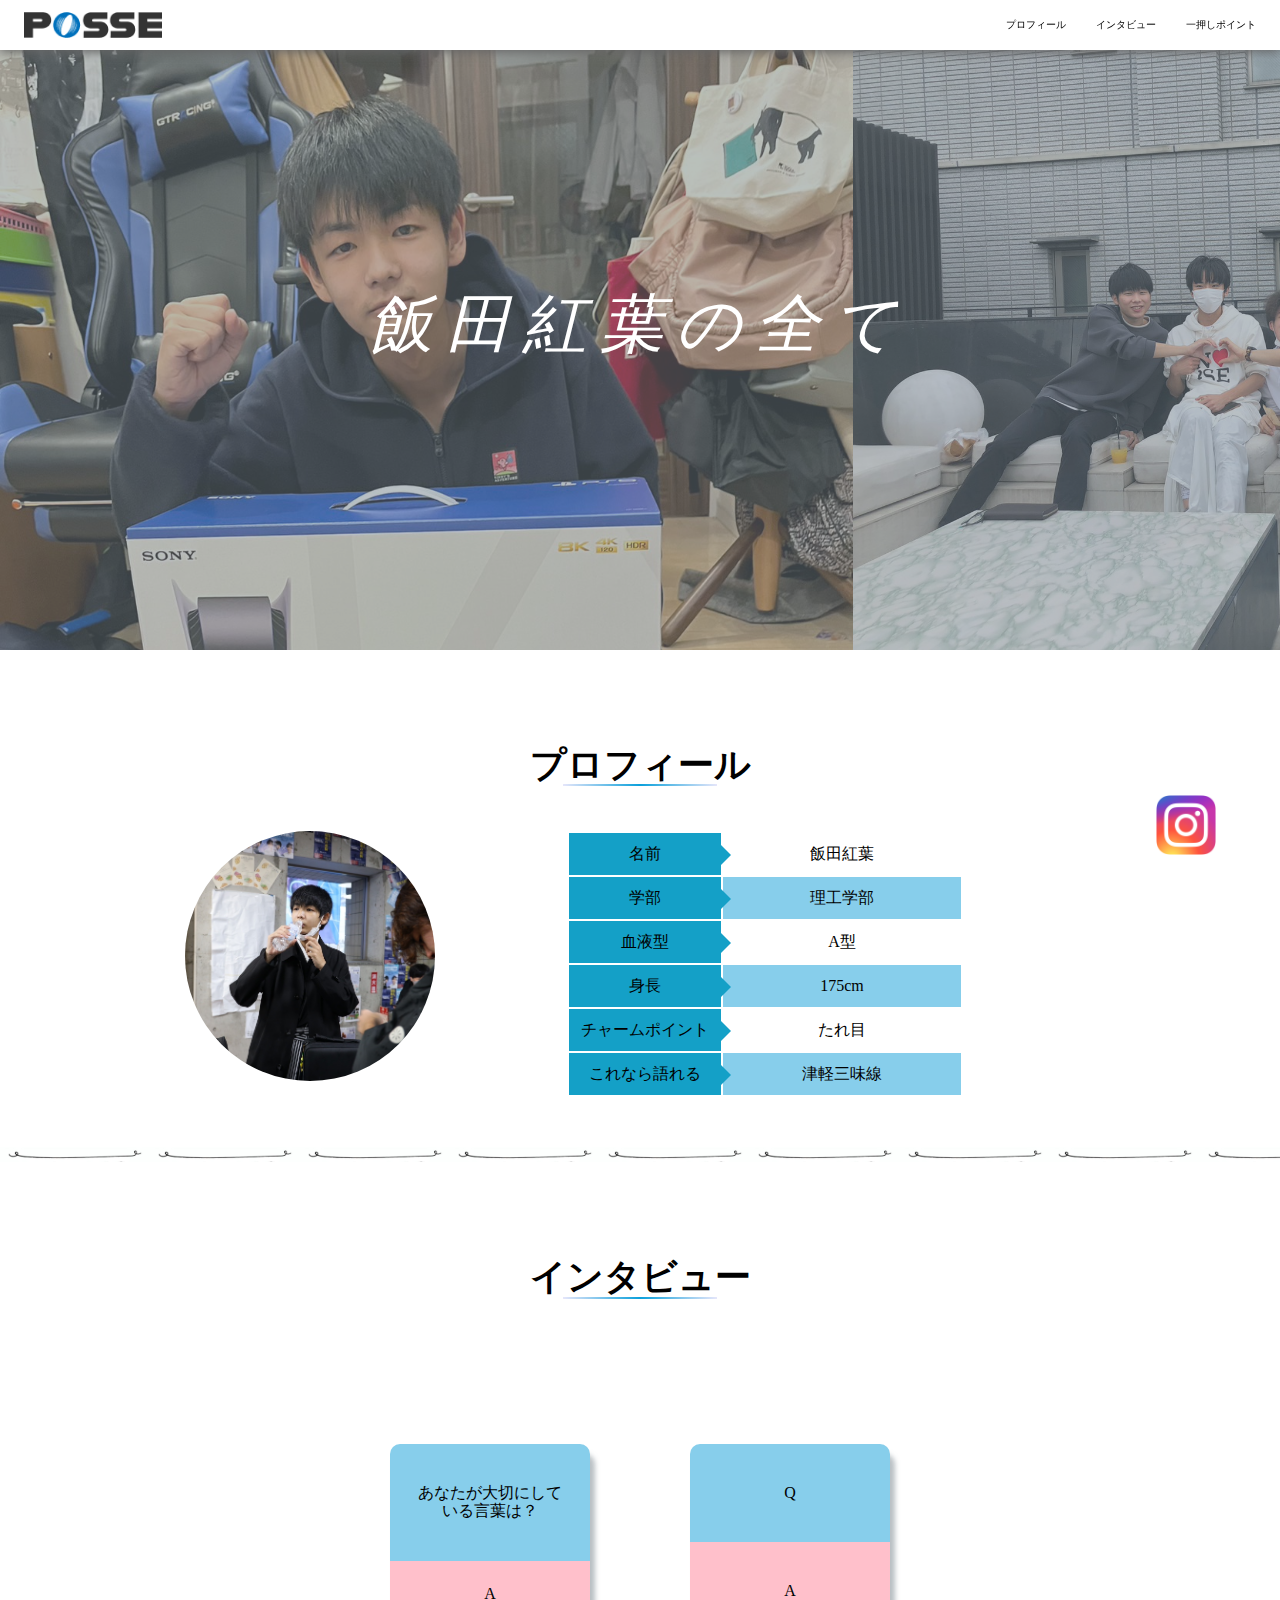
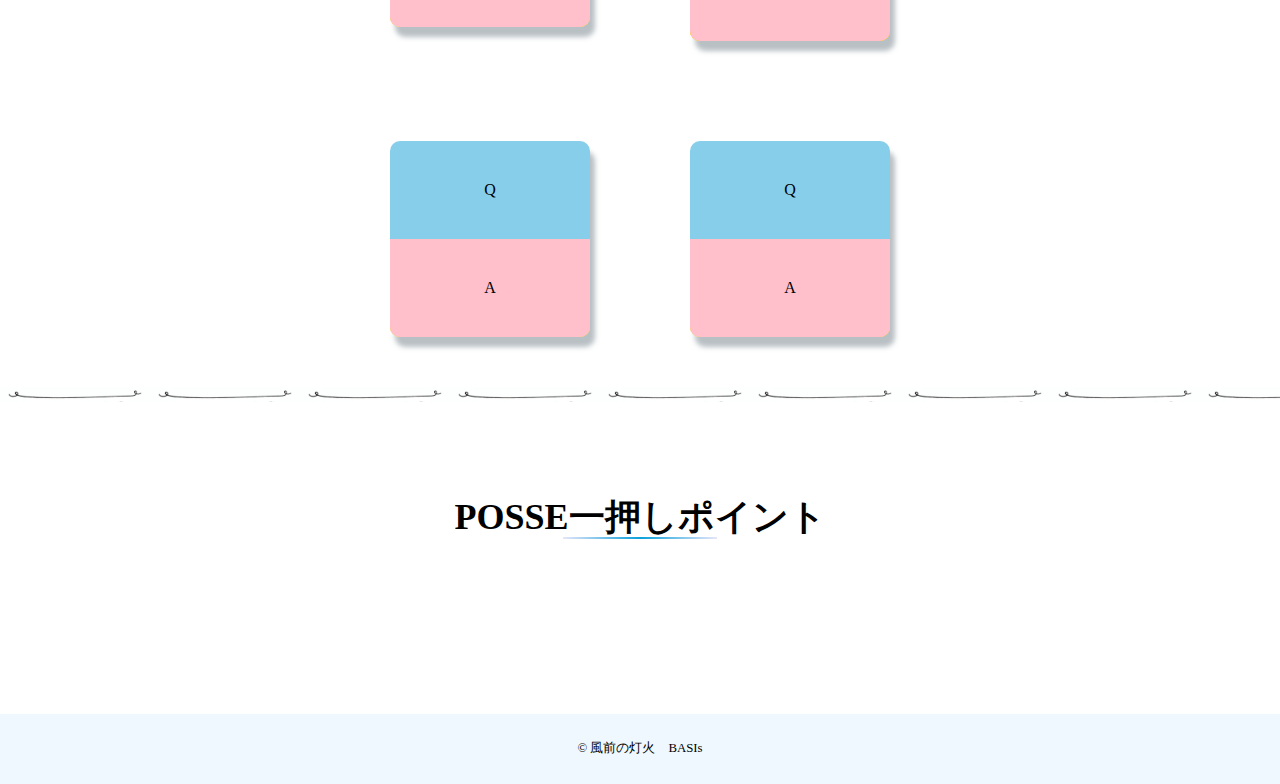
<file: specification/No.1_Lv4/index.html>
<!DOCTYPE html>
<html lang="ja">

<head>
  <meta charset="UTF-8">
  <meta http-equiv="X-UA-Compatible" content="IE=edge">
  <meta name="viewport" content="width=device-width, initial-scale=1.0">
  <link rel="stylesheet" href="css/reset.css">
  <link rel="stylesheet" href="css/style.css">
  <title>Document</title>
</head>

<body>
  <header class="l-header p-header">
    <div class="p-header_logo">
      <img src="img/posse_logo.png" alt="POSSE">
    </div>
    <div class="p-header_nav">
      <ul class="p-header_nav_list">
        <li>
          <a href="#profile" class="p-header_nav_item">プロフィール</a>
        </li>
        <li>
          <a href="#Q&A" class="p-header_nav_item">インタビュー</a>
        </li>
        <li>
          <a href="#recommendation" class="p-header_nav_item">一押しポイント</a>
        </li>
      </ul>
    </div>
  </header>

  <main>
    <section class="hero">
      <div class="hero_img">
        <div class="hero_img_left">
          <img src="img/koyo.jpg" alt="">
        </div>
        <div class="hero_img_right">
          <img src="img/noise.jpg" alt="">
        </div>
        <div class="hero_text">
          <div class="anim_box">
            <div class="hero_title anim_box">飯田紅葉の全て</div>
          </div>
        </div>
      </div>
    </section>

    <section class="topic1" id="profile">
      <div class="topic_title_container">
        <div class="topic_title_inner">
          <div class="topic_title_text">プロフィール</div>
        </div>
      </div>
      <div class="profile">
        <div class="profile_img">
          <img src="img/koyo_wafuku.jpg" alt="">
        </div>
        <div class="topic1_context_container">
          <div class="topic1_table">
            <table>
              <tr>
                <th class="topic">名前</th>
                <td>飯田紅葉</td>
              </tr>
              <tr>
                <th class="topic">学部</th>
                <td>理工学部</td>
              </tr>
              <tr>
                <th class="topic">血液型</th>
                <td>A型</td>
              </tr>
              <tr>
                <th class="topic">身長</th>
                <td>175cm</td>
              </tr>
              <tr>
                <th class="topic">チャームポイント</th>
                <td>たれ目</td>
              </tr>
              <tr>
                <th class="topic">これなら語れる</th>
                <td>津軽三味線</td>
              </tr>
            </table>
          </div>
        </div>
      </div>
      <div class="section_line">
        <div class="section_line_img"></div>
      </div>
    </section>

    <section class="interview" id="Q&A">
      <div class="topic_title_container">
        <div class="topic_title_inner">
          <div class="topic_title_text">インタビュー</div>
        </div>
      </div>
      <div class="topic1_container">
        <div class="topic1_container_wrapper">
          <div class="topic1_contents_package">
            <div class="topic1_contents">
              <div class="topic1_content_top">
                <p class="topic1_content_top_text">あなたが大切にしている言葉は？</p>
              </div>
              <div class="topic1_content_bottom">
                <!-- <div class="topic1_content_answer_back"> -->
                  <p class="topic1_content_answer_back topic1_content_answer">「ありがとう」</p>
                <!-- </div>
                <div class="topic1_content_bottom_door"> -->
                  <p class="topic1_content_bottom_door topic1_content_bottom_text">A</p>
                <!-- </div> -->
              </div>
            </div>
            <div class="topic1_contents">
              <div class="topic1_content_top">
                <p class="topic1_content_top_text">Q</p>
              </div>
              <div class="topic1_content_bottom">
                <div class="topic1_content_bottom">
                  <div class="topic1_content_answer_back">
                    <p class="topic1_content_answer">ああああああああああああああああああああああああああああああああああああああああああああああ</p>
                  </div>
                  <div class="topic1_content_bottom_door">
                    <p class="topic1_content_bottom_text">A</p>
                  </div>
                </div>
                </div>
            </div>
          </div>
          <div class="topic1_contents_package">
            <div class="topic1_contents">
              <div class="topic1_content_top">
                <p class="topic1_content_top_text">Q</p>
              </div>
              <div class="topic1_content_bottom">
                <div class="topic1_content_answer_back">
                  <p class="topic1_content_answer">ああああああああああああああああああああああああああああああああああああああああああああああ</p>
                </div>
                <div class="topic1_content_bottom_door">
                  <p class="topic1_content_bottom_text">A</p>
                </div>
              </div>
            </div>
            <div class="topic1_contents">
              <div class="topic1_content_top">
                <p class="topic1_content_top_text">Q</p>
              </div>
              <div class="topic1_content_bottom">
                <div class="topic1_content_answer_back">
                  <p class="topic1_content_answer">ああああああああああああああああああああああああああああああああああああああああああああああ</p>
                </div>
                <div class="topic1_content_bottom_door">
                  <p class="topic1_content_bottom_text">A</p>
                </div>
              </div>
            </div>
          </div>
        </div>
      </div>
      <div class="section_line">
        <div class="section_line_img"></div>
      </div>
    </section>

    <section class="topic2" id="recommendation">
      <div class="topic_title_container">
        <div class="topic_title_inner">
          <div class="topic_title_text">POSSE一押しポイント</div>
        </div>
      </div>
    </section>

    <section class="l-sns">
      <div class="l-sns_instagram">
        <a href="https://www.instagram.com/posse_programming/" target="_blank" rel="noopener noreferrer">
          <img src="img/Instagram_logo.svg.webp" alt="" class="">
        </a>
      </div>
    </section>
  </main>

  <footer class="footer">
    <small>&copy; 風前の灯火　BASIs</small>
  </footer>
</body>

</html>
</file>
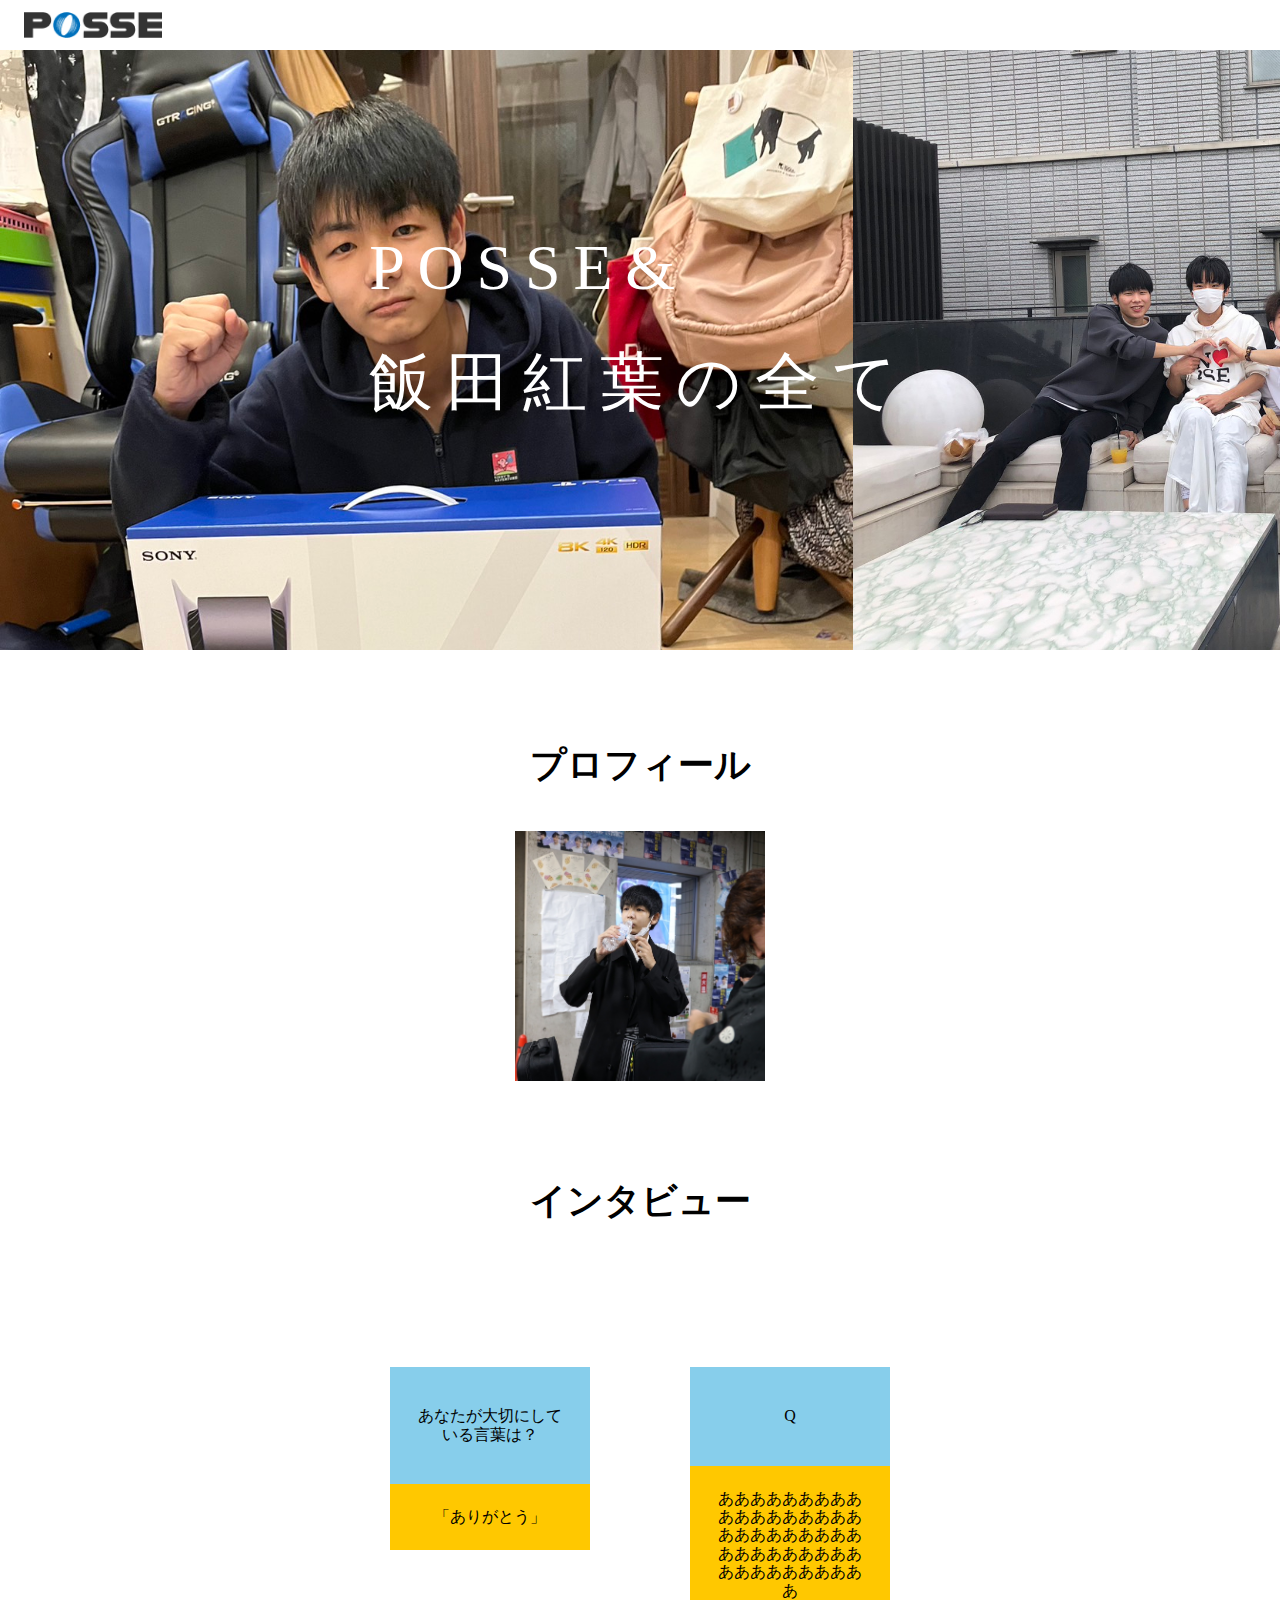
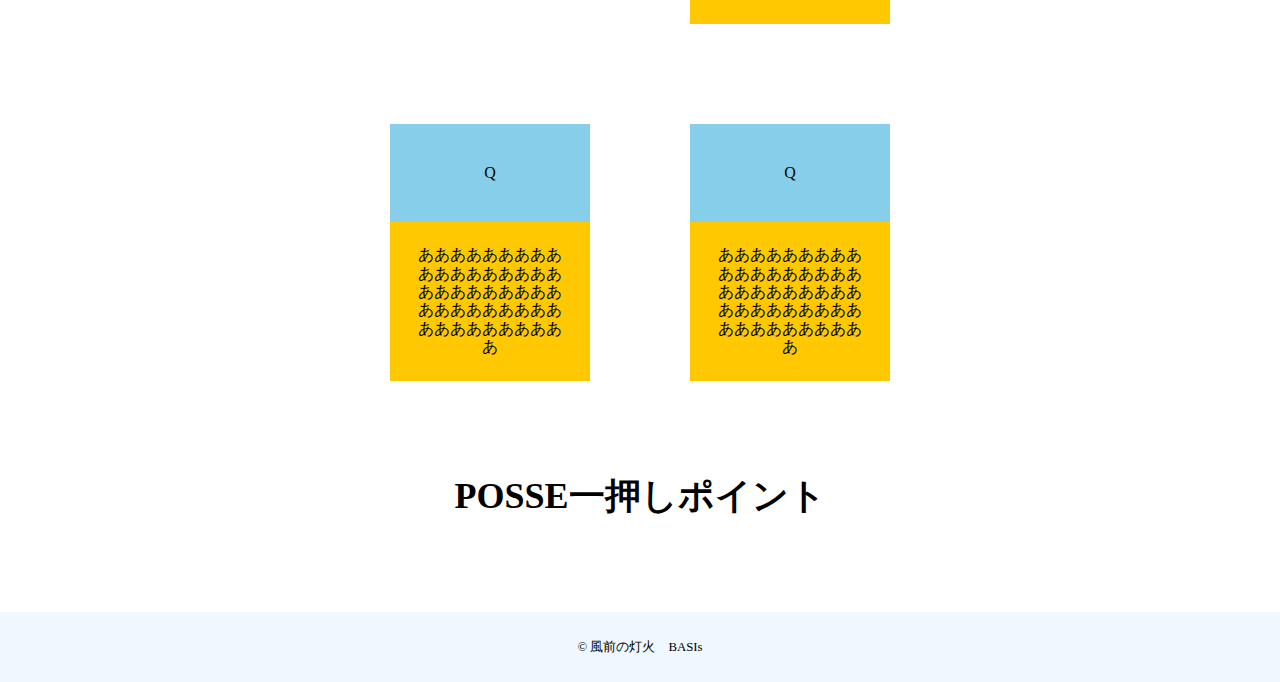
<file: specification/No.1/Lv1/index.html>
<!DOCTYPE html>
<html lang="ja">

<head>
  <meta charset="UTF-8">
  <meta http-equiv="X-UA-Compatible" content="IE=edge">
  <meta name="viewport" content="width=device-width, initial-scale=1.0">
  <link rel="stylesheet" href="css/reset.css">
  <link rel="stylesheet" href="css/style.css">
  <title>No.1_Lv.1</title>
</head>

<body>
  <header class="l-header p-header">
    <div class="p-header_logo">
      <img src="img/posse_logo.png" alt="POSSE">
    </div>
    <div class="p-header_nav">
      <ul class="p-header_nav_list">
        <li>
          <a href="#" class="p-header_nav_item">プロフィール</a>
        </li>
        <li>
          <a href="#" class="p-header_nav_item">インタビュー</a>
        </li>
        <li>
          <a href="#" class="p-header_nav_item">一押しポイント</a>
        </li>
      </ul>
    </div>
  </header>

  <main>
    <section class="hero">
      <div class="hero_img">
        <div class="hero_img_left">
          <img src="img/koyo.jpg" alt="">
        </div>
        <div class="hero_img_right">
          <img src="img/noise.jpg" alt="">
        </div>
        <div class="hero_text">
          <div class="anim_box">
            <div class="hero_title anim_box">POSSE&<br>飯田紅葉の全て</div>
          </div>
        </div>
      </div>
    </section>

    <section class="topic1" id="profile">
      <div class="topic_title_container">
        <div class="topic_title_inner">
          <div class="topic_title_text">プロフィール</div>
        </div>
      </div>
      <div class="profile">
        <div class="profile_img">
          <img src="img/koyo_wafuku.jpg" alt="">
        </div>
        <div class="topic1_context_container">
          <div class="topic1_table">
            <table>
              <tr>
                <th class="topic">名前</th>
                <td>飯田紅葉</td>
              </tr>
              <tr>
                <th class="topic">学部</th>
                <td>理工学部</td>
              </tr>
              <tr>
                <th class="topic">血液型</th>
                <td>A型</td>
              </tr>
              <tr>
                <th class="topic">身長</th>
                <td>175cm</td>
              </tr>
              <tr>
                <th class="topic">チャームポイント</th>
                <td>たれ目</td>
              </tr>
              <tr>
                <th class="topic">これなら語れる</th>
                <td>津軽三味線</td>
              </tr>
            </table>
          </div>
        </div>
      </div>
      <!-- <div class="section_line">
        <div class="section_line_img"></div>
      </div> -->
    </section>

    <section class="interview" id="Q&A">
      <div class="topic_title_container">
        <div class="topic_title_inner">
          <div class="topic_title_text">インタビュー</div>
        </div>
      </div>
      <div class="topic1_container">
        <div class="topic1_container_wrapper">
          <div class="topic1_contents_package">
            <div class="topic1_contents">
              <div class="topic1_content_top">
                <p class="topic1_content_top_text">あなたが大切にしている言葉は？</p>
              </div>
              <div class="topic1_content_bottom">
                <!-- <div class="topic1_content_answer_back"> -->
                  <p class="topic1_content_answer_back topic1_content_answer">「ありがとう」</p>
                  <p class="topic1_content_bottom_door topic1_content_bottom_text">A</p>
                <!-- </div>
                <div class="topic1_content_bottom_door"> -->
                </div>
                <!-- </div> -->
            </div>
            <div class="topic1_contents">
              <div class="topic1_content_top">
                <p class="topic1_content_top_text">Q</p>
              </div>
              <div class="topic1_content_bottom">
                <div class="topic1_content_bottom">
                  <div class="topic1_content_answer_back">
                    <p class="topic1_content_answer">ああああああああああああああああああああああああああああああああああああああああああああああ</p>
                  </div>
                  <div class="topic1_content_bottom_door">
                    <p class="topic1_content_bottom_text">A</p>
                  </div>
                </div>
                </div>
            </div>
          </div>
          <div class="topic1_contents_package">
            <div class="topic1_contents">
              <div class="topic1_content_top">
                <p class="topic1_content_top_text">Q</p>
              </div>
              <div class="topic1_content_bottom">
                <div class="topic1_content_answer_back">
                  <p class="topic1_content_answer">ああああああああああああああああああああああああああああああああああああああああああああああ</p>
                </div>
                <div class="topic1_content_bottom_door">
                  <p class="topic1_content_bottom_text">A</p>
                </div>
              </div>
            </div>
            <div class="topic1_contents">
              <div class="topic1_content_top">
                <p class="topic1_content_top_text">Q</p>
              </div>
              <div class="topic1_content_bottom">
                <div class="topic1_content_answer_back">
                  <p class="topic1_content_answer">ああああああああああああああああああああああああああああああああああああああああああああああ</p>
                </div>
                <div class="topic1_content_bottom_door">
                  <p class="topic1_content_bottom_text">A</p>
                </div>
              </div>
            </div>
          </div>
        </div>
      </div>
      <!-- <div class="section_line">
        <div class="section_line_img"></div>
      </div> -->
    </section>

    <section class="topic2" id="recommendation">
      <div class="topic_title_container">
        <div class="topic_title_inner">
          <div class="topic_title_text">POSSE一押しポイント</div>
        </div>
      </div>
    </section>

    <section class="l-sns">
      <div class="l-sns_instagram">
        <a href="https://www.instagram.com/posse_programming/" target="_blank" rel="noopener noreferrer">
          <img src="img/Instagram_logo.svg.webp" alt="" class="">
        </a>
      </div>
    </section>
  </main>

  <footer class="footer">
    <small>&copy; 風前の灯火　BASIs</small>
  </footer>
</body>

</html>
</file>
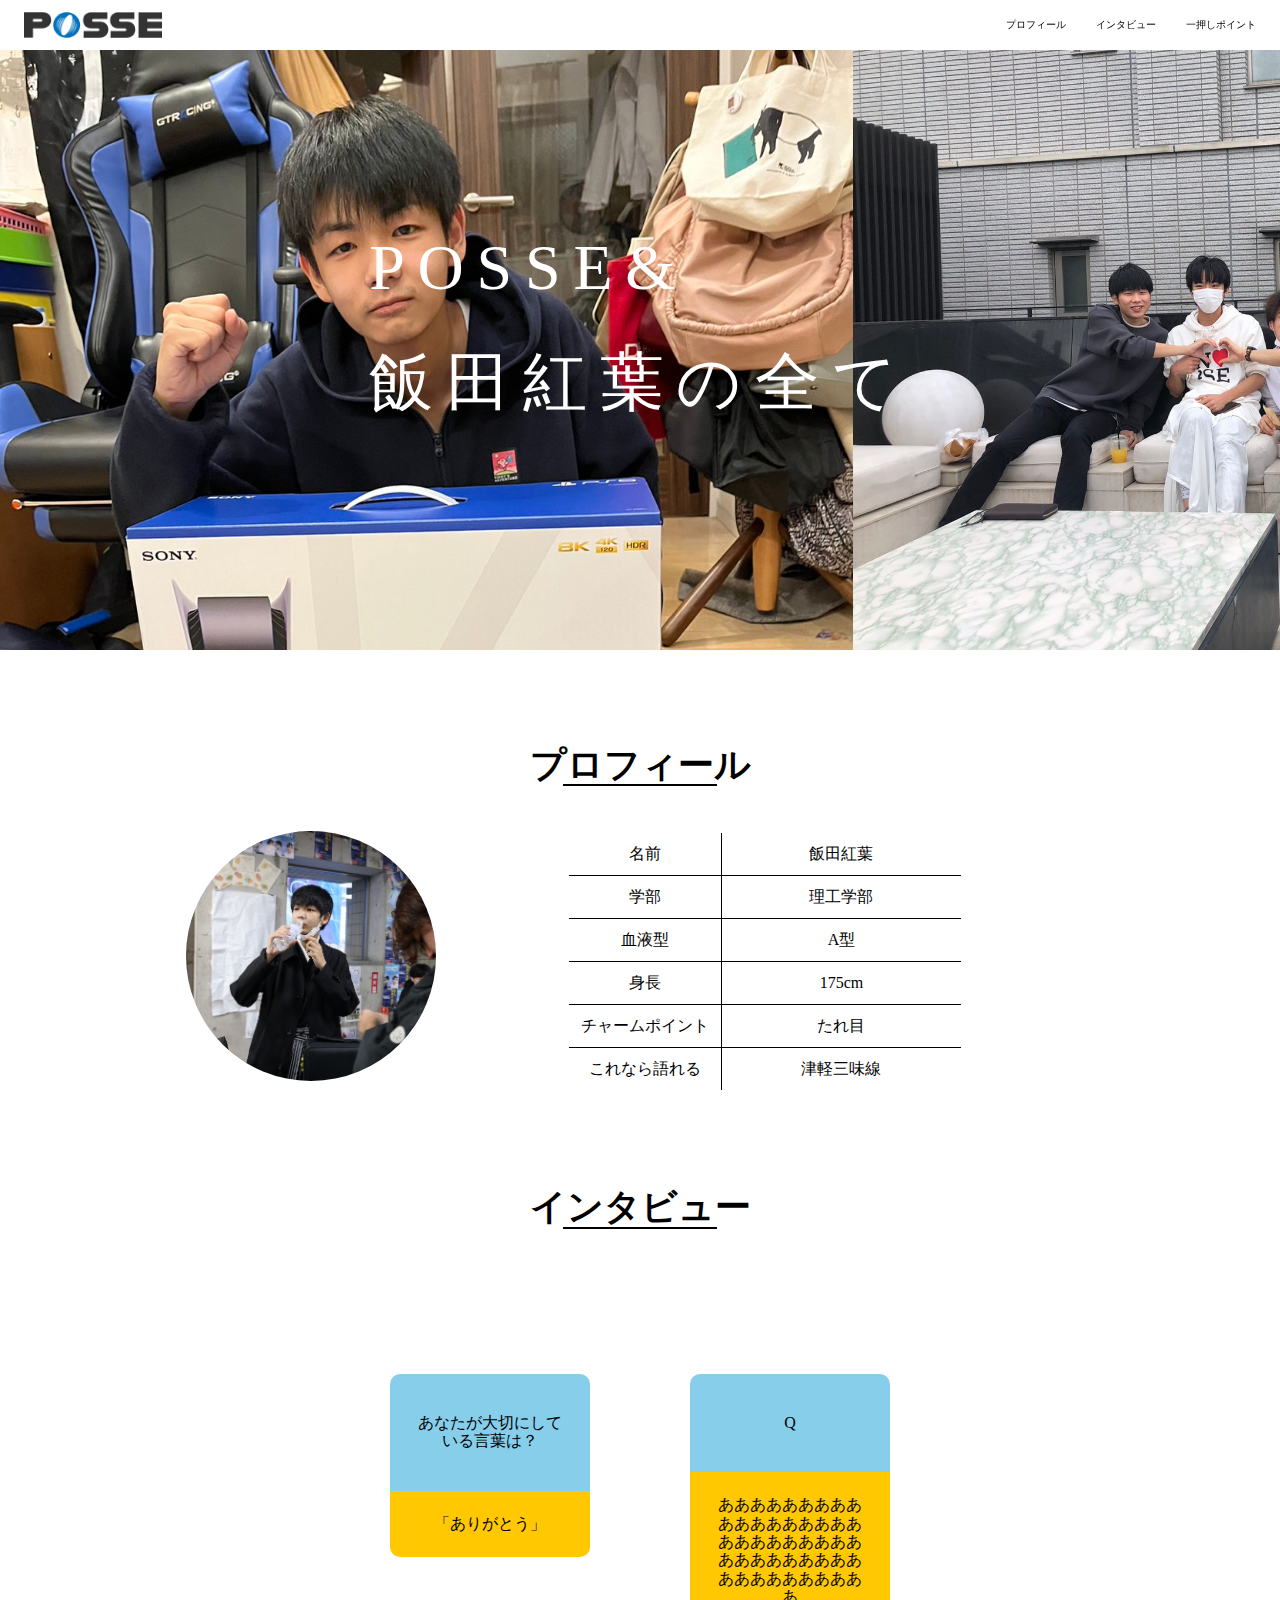
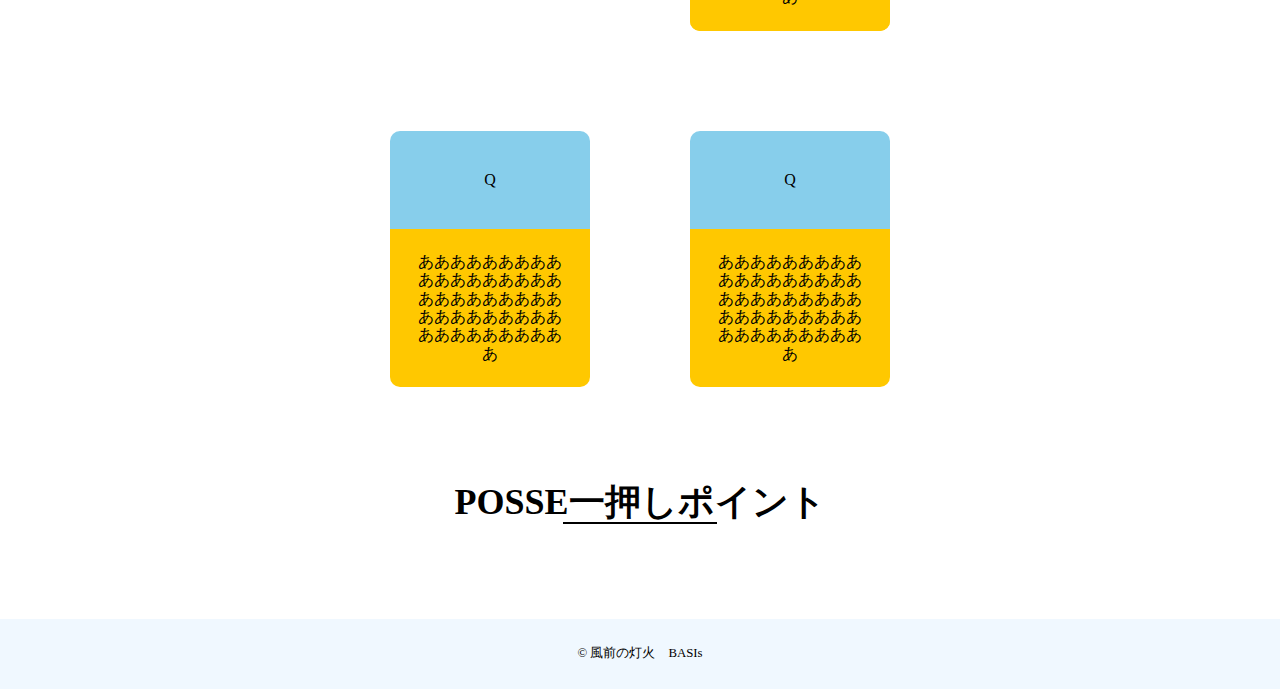
<file: specification/No.1/Lv2/index.html>
<!DOCTYPE html>
<html lang="ja">

<head>
  <meta charset="UTF-8">
  <meta http-equiv="X-UA-Compatible" content="IE=edge">
  <meta name="viewport" content="width=device-width, initial-scale=1.0">
  <link rel="stylesheet" href="css/reset.css">
  <link rel="stylesheet" href="css/style.css">
  <title>No.1_Lv.2</title>
</head>

<body>
  <header class="l-header p-header">
    <div class="p-header_logo">
      <img src="img/posse_logo.png" alt="POSSE">
    </div>
    <div class="p-header_nav">
      <ul class="p-header_nav_list">
        <li>
          <a href="#" class="p-header_nav_item">プロフィール</a>
        </li>
        <li>
          <a href="#" class="p-header_nav_item">インタビュー</a>
        </li>
        <li>
          <a href="#" class="p-header_nav_item">一押しポイント</a>
        </li>
      </ul>
    </div>
  </header>

  <main>
    <section class="hero">
      <div class="hero_img">
        <div class="hero_img_left">
          <img src="img/koyo.jpg" alt="">
        </div>
        <div class="hero_img_right">
          <img src="img/noise.jpg" alt="">
        </div>
        <div class="hero_text">
          <div class="anim_box">
            <div class="hero_title anim_box">POSSE&<br>飯田紅葉の全て</div>
          </div>
        </div>
      </div>
    </section>

    <section class="topic1" id="profile">
      <div class="topic_title_container">
        <div class="topic_title_inner">
          <div class="topic_title_text">プロフィール</div>
        </div>
      </div>
      <div class="profile">
        <div class="profile_img">
          <img src="img/koyo_wafuku.jpg" alt="">
        </div>
        <div class="topic1_context_container">
          <div class="topic1_table">
            <table>
              <tr>
                <th class="topic">名前</th>
                <td>飯田紅葉</td>
              </tr>
              <tr>
                <th class="topic">学部</th>
                <td>理工学部</td>
              </tr>
              <tr>
                <th class="topic">血液型</th>
                <td>A型</td>
              </tr>
              <tr>
                <th class="topic">身長</th>
                <td>175cm</td>
              </tr>
              <tr>
                <th class="topic">チャームポイント</th>
                <td>たれ目</td>
              </tr>
              <tr>
                <th class="topic">これなら語れる</th>
                <td>津軽三味線</td>
              </tr>
            </table>
          </div>
        </div>
      </div>
      <!-- <div class="section_line">
        <div class="section_line_img"></div>
      </div> -->
    </section>

    <section class="interview" id="Q&A">
      <div class="topic_title_container">
        <div class="topic_title_inner">
          <div class="topic_title_text">インタビュー</div>
        </div>
      </div>
      <div class="topic1_container">
        <div class="topic1_container_wrapper">
          <div class="topic1_contents_package">
            <div class="topic1_contents">
              <div class="topic1_content_top">
                <p class="topic1_content_top_text">あなたが大切にしている言葉は？</p>
              </div>
              <div class="topic1_content_bottom">
                <!-- <div class="topic1_content_answer_back"> -->
                  <p class="topic1_content_answer_back topic1_content_answer">「ありがとう」</p>
                  <p class="topic1_content_bottom_door topic1_content_bottom_text">A</p>
                <!-- </div>
                <div class="topic1_content_bottom_door"> -->
                </div>
                <!-- </div> -->
            </div>
            <div class="topic1_contents">
              <div class="topic1_content_top">
                <p class="topic1_content_top_text">Q</p>
              </div>
              <div class="topic1_content_bottom">
                <div class="topic1_content_bottom">
                  <div class="topic1_content_answer_back">
                    <p class="topic1_content_answer">ああああああああああああああああああああああああああああああああああああああああああああああ</p>
                  </div>
                  <div class="topic1_content_bottom_door">
                    <p class="topic1_content_bottom_text">A</p>
                  </div>
                </div>
                </div>
            </div>
          </div>
          <div class="topic1_contents_package">
            <div class="topic1_contents">
              <div class="topic1_content_top">
                <p class="topic1_content_top_text">Q</p>
              </div>
              <div class="topic1_content_bottom">
                <div class="topic1_content_answer_back">
                  <p class="topic1_content_answer">ああああああああああああああああああああああああああああああああああああああああああああああ</p>
                </div>
                <div class="topic1_content_bottom_door">
                  <p class="topic1_content_bottom_text">A</p>
                </div>
              </div>
            </div>
            <div class="topic1_contents">
              <div class="topic1_content_top">
                <p class="topic1_content_top_text">Q</p>
              </div>
              <div class="topic1_content_bottom">
                <div class="topic1_content_answer_back">
                  <p class="topic1_content_answer">ああああああああああああああああああああああああああああああああああああああああああああああ</p>
                </div>
                <div class="topic1_content_bottom_door">
                  <p class="topic1_content_bottom_text">A</p>
                </div>
              </div>
            </div>
          </div>
        </div>
      </div>
      <!-- <div class="section_line">
        <div class="section_line_img"></div>
      </div> -->
    </section>

    <section class="topic2" id="recommendation">
      <div class="topic_title_container">
        <div class="topic_title_inner">
          <div class="topic_title_text">POSSE一押しポイント</div>
        </div>
      </div>
    </section>

    <section class="l-sns">
      <div class="l-sns_instagram">
        <a href="https://www.instagram.com/posse_programming/" target="_blank" rel="noopener noreferrer">
          <img src="img/Instagram_logo.svg.webp" alt="" class="">
        </a>
      </div>
    </section>
  </main>

  <footer class="footer">
    <small>&copy; 風前の灯火　BASIs</small>
  </footer>
</body>

</html>
</file>
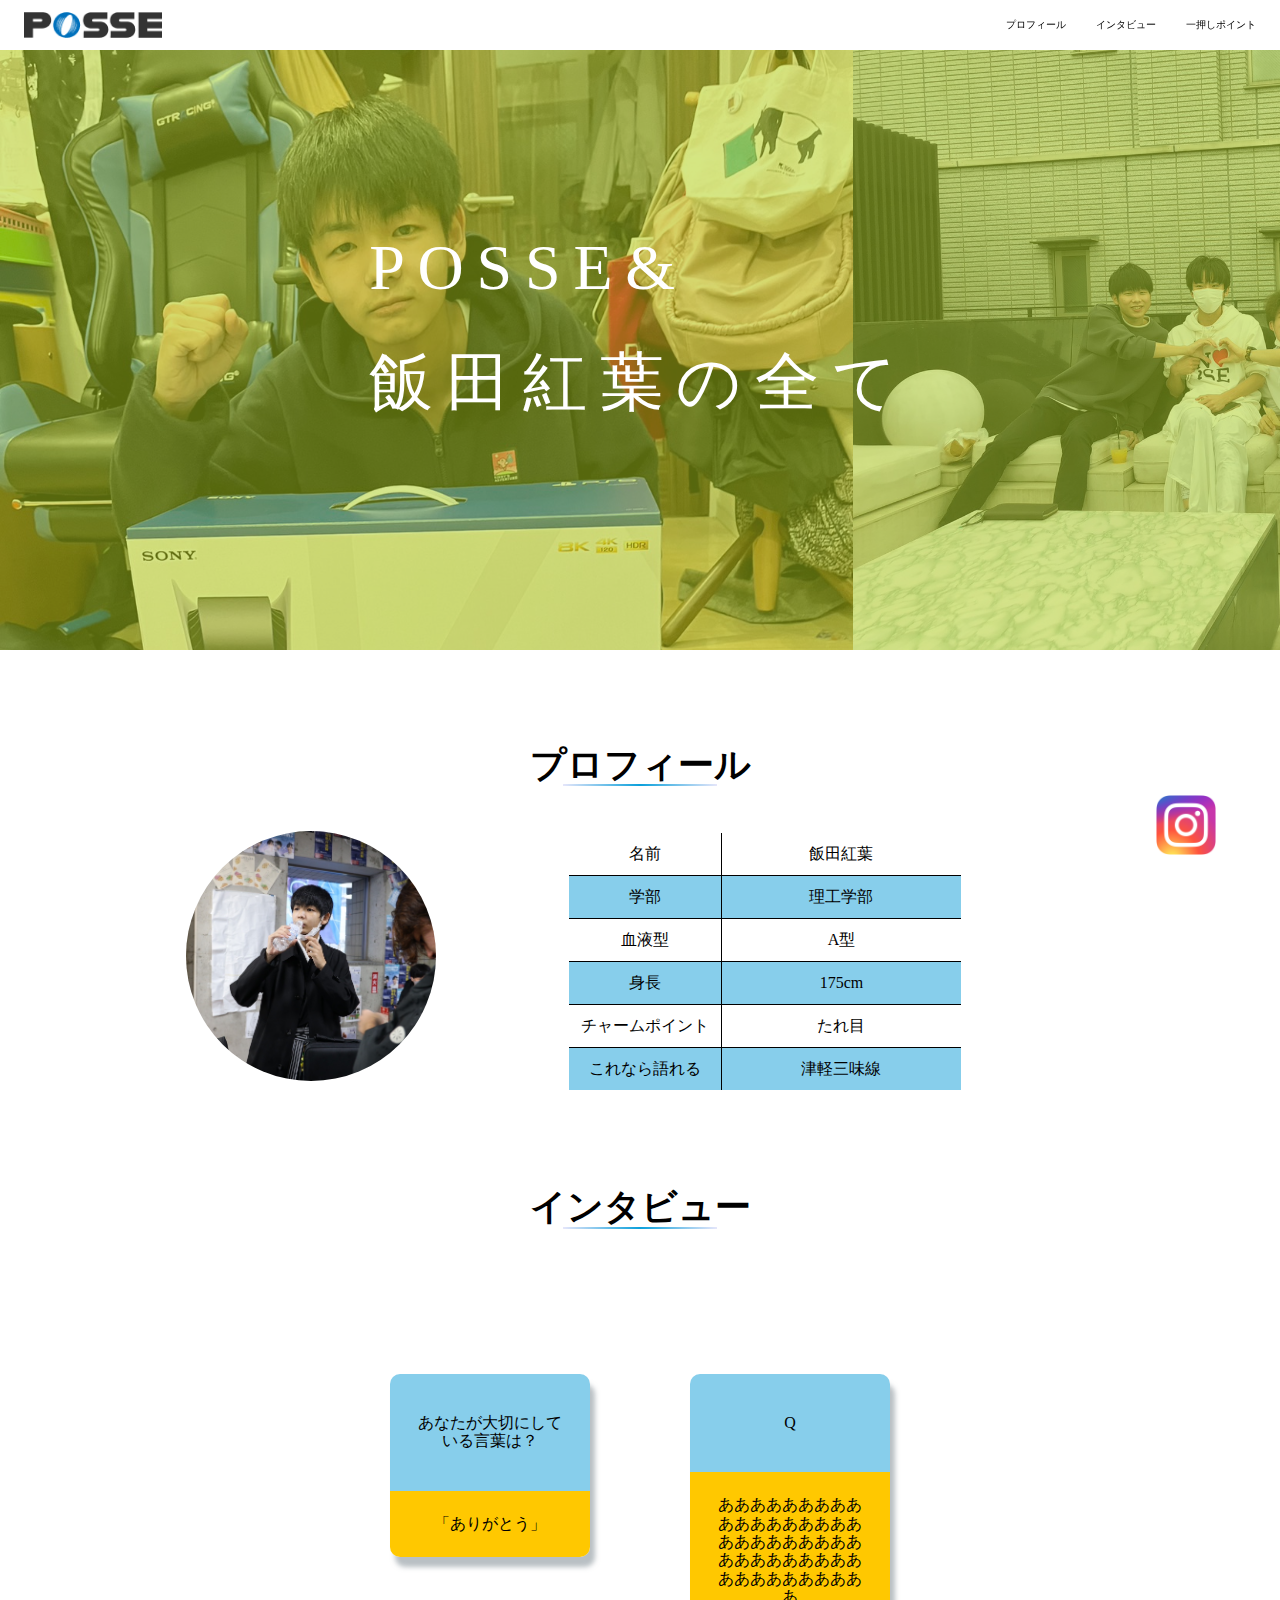
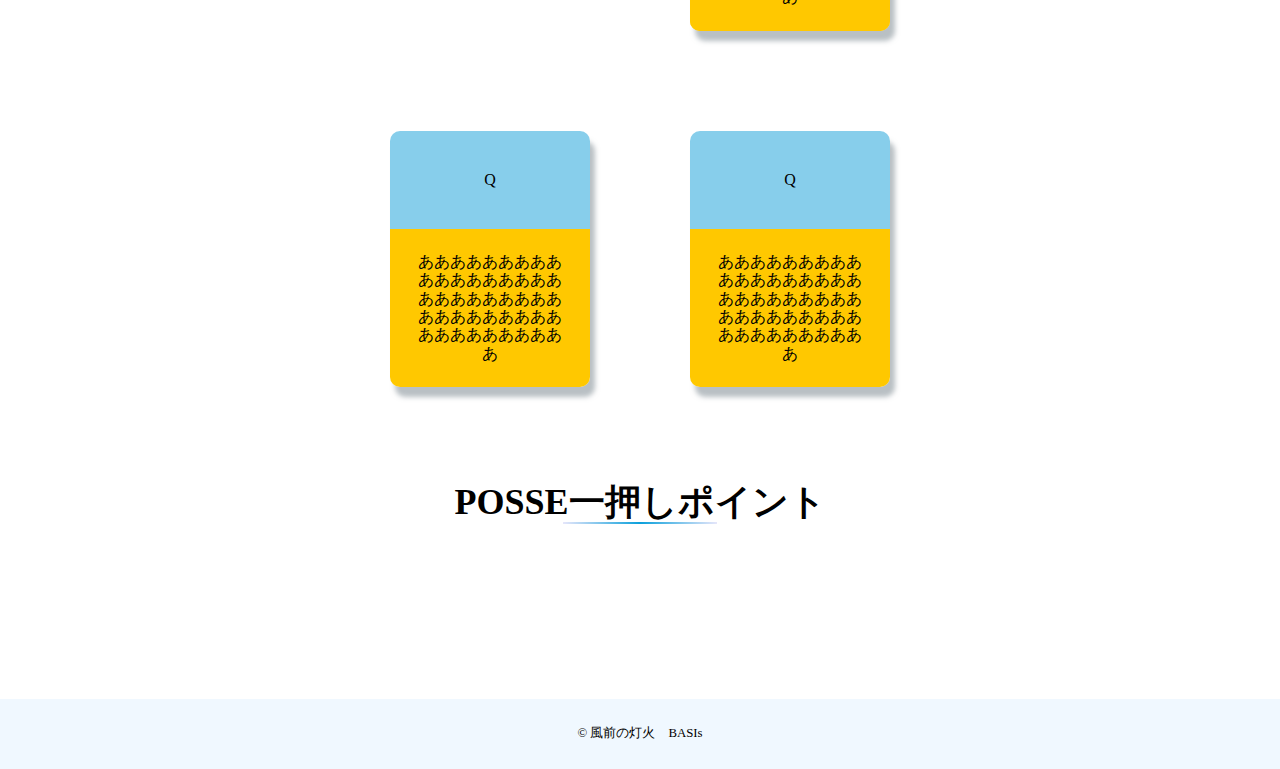
<file: specification/No.1/Lv3/index.html>
<!DOCTYPE html>
<html lang="ja">

<head>
  <meta charset="UTF-8">
  <meta http-equiv="X-UA-Compatible" content="IE=edge">
  <meta name="viewport" content="width=device-width, initial-scale=1.0">
  <link rel="stylesheet" href="css/reset.css">
  <link rel="stylesheet" href="css/style.css">
  <title>No.1_Lv.3</title>
</head>

<body>
  <header class="l-header p-header">
    <div class="p-header_logo">
      <img src="img/posse_logo.png" alt="POSSE">
    </div>
    <div class="p-header_nav">
      <ul class="p-header_nav_list">
        <li>
          <a href="#profile" class="p-header_nav_item">プロフィール</a>
        </li>
        <li>
          <a href="#Q&A" class="p-header_nav_item">インタビュー</a>
        </li>
        <li>
          <a href="#recommendation" class="p-header_nav_item">一押しポイント</a>
        </li>
      </ul>
    </div>
  </header>

  <main>
    <section class="hero">
      <div class="hero_img">
        <div class="hero_img_left">
          <img src="img/koyo.jpg" alt="">
        </div>
        <div class="hero_img_right">
          <img src="img/noise.jpg" alt="">
        </div>
        <div class="hero_text">
          <div class="anim_box">
            <div class="hero_title anim_box">POSSE&<br>飯田紅葉の全て</div>
          </div>
        </div>
      </div>
    </section>

    <section class="topic1" id="profile">
      <div class="topic_title_container">
        <div class="topic_title_inner">
          <div class="topic_title_text">プロフィール</div>
        </div>
      </div>
      <div class="profile">
        <div class="profile_img">
          <img src="img/koyo_wafuku.jpg" alt="">
        </div>
        <div class="topic1_context_container">
          <div class="topic1_table">
            <table>
              <tr>
                <th class="topic">名前</th>
                <td>飯田紅葉</td>
              </tr>
              <tr>
                <th class="topic">学部</th>
                <td>理工学部</td>
              </tr>
              <tr>
                <th class="topic">血液型</th>
                <td>A型</td>
              </tr>
              <tr>
                <th class="topic">身長</th>
                <td>175cm</td>
              </tr>
              <tr>
                <th class="topic">チャームポイント</th>
                <td>たれ目</td>
              </tr>
              <tr>
                <th class="topic">これなら語れる</th>
                <td>津軽三味線</td>
              </tr>
            </table>
          </div>
        </div>
      </div>
      <!-- <div class="section_line">
        <div class="section_line_img"></div>
      </div> -->
    </section>

    <section class="interview" id="Q&A">
      <div class="topic_title_container">
        <div class="topic_title_inner">
          <div class="topic_title_text">インタビュー</div>
        </div>
      </div>
      <div class="topic1_container">
        <div class="topic1_container_wrapper">
          <div class="topic1_contents_package">
            <div class="topic1_contents">
              <div class="topic1_content_top">
                <p class="topic1_content_top_text">あなたが大切にしている言葉は？</p>
              </div>
              <div class="topic1_content_bottom">
                <!-- <div class="topic1_content_answer_back"> -->
                  <p class="topic1_content_answer_back topic1_content_answer">「ありがとう」</p>
                <!-- </div>
                <div class="topic1_content_bottom_door"> -->
                  <p class="topic1_content_bottom_door topic1_content_bottom_text">A</p>
                <!-- </div> -->
              </div>
            </div>
            <div class="topic1_contents">
              <div class="topic1_content_top">
                <p class="topic1_content_top_text">Q</p>
              </div>
              <div class="topic1_content_bottom">
                <div class="topic1_content_bottom">
                  <div class="topic1_content_answer_back">
                    <p class="topic1_content_answer">ああああああああああああああああああああああああああああああああああああああああああああああ</p>
                  </div>
                  <div class="topic1_content_bottom_door">
                    <p class="topic1_content_bottom_text">A</p>
                  </div>
                </div>
                </div>
            </div>
          </div>
          <div class="topic1_contents_package">
            <div class="topic1_contents">
              <div class="topic1_content_top">
                <p class="topic1_content_top_text">Q</p>
              </div>
              <div class="topic1_content_bottom">
                <div class="topic1_content_answer_back">
                  <p class="topic1_content_answer">ああああああああああああああああああああああああああああああああああああああああああああああ</p>
                </div>
                <div class="topic1_content_bottom_door">
                  <p class="topic1_content_bottom_text">A</p>
                </div>
              </div>
            </div>
            <div class="topic1_contents">
              <div class="topic1_content_top">
                <p class="topic1_content_top_text">Q</p>
              </div>
              <div class="topic1_content_bottom">
                <div class="topic1_content_answer_back">
                  <p class="topic1_content_answer">ああああああああああああああああああああああああああああああああああああああああああああああ</p>
                </div>
                <div class="topic1_content_bottom_door">
                  <p class="topic1_content_bottom_text">A</p>
                </div>
              </div>
            </div>
          </div>
        </div>
      </div>
      <!-- <div class="section_line">
        <div class="section_line_img"></div>
      </div> -->
    </section>

    <section class="topic2" id="recommendation">
      <div class="topic_title_container">
        <div class="topic_title_inner">
          <div class="topic_title_text">POSSE一押しポイント</div>
        </div>
      </div>
    </section>

    <section class="l-sns">
      <div class="l-sns_instagram">
        <a href="https://www.instagram.com/posse_programming/" target="_blank" rel="noopener noreferrer">
          <img src="img/Instagram_logo.svg.webp" alt="" class="">
        </a>
      </div>
    </section>
  </main>

  <footer class="footer">
    <small>&copy; 風前の灯火　BASIs</small>
  </footer>
</body>

</html>
</file>
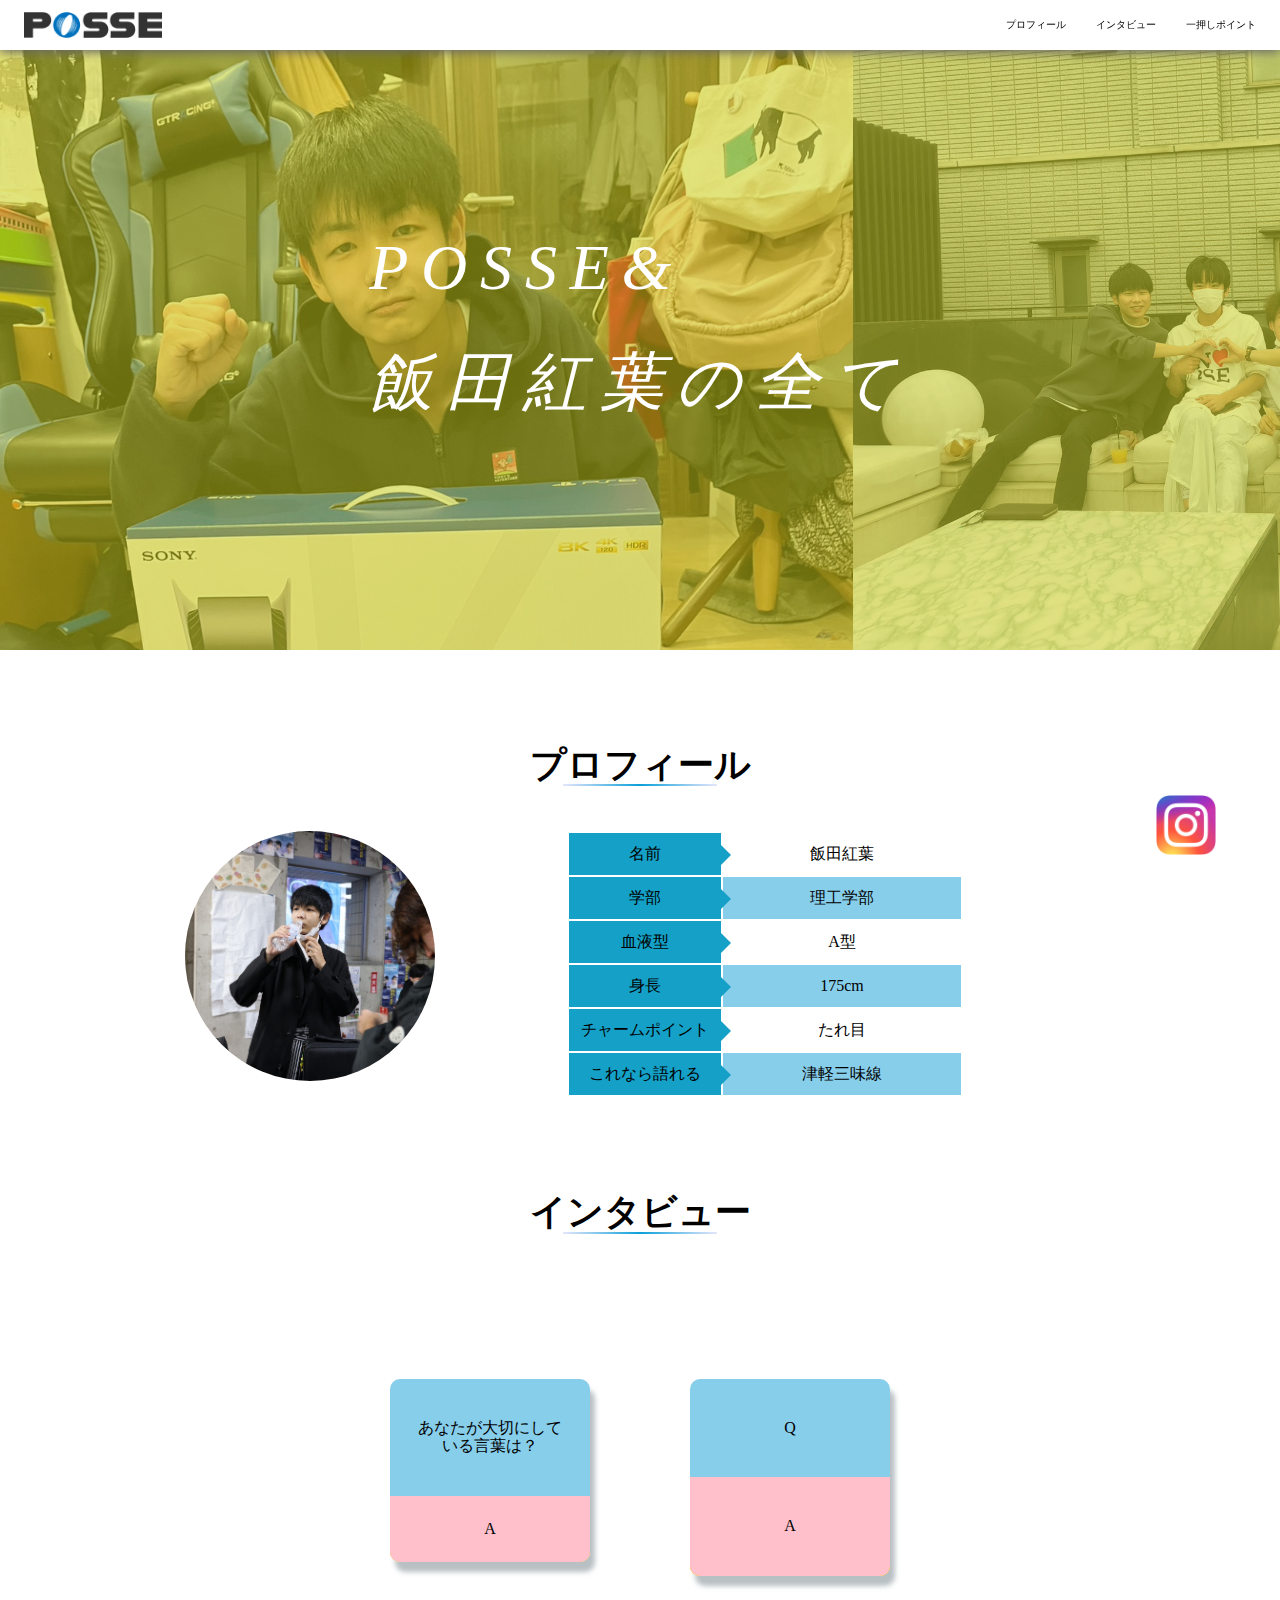
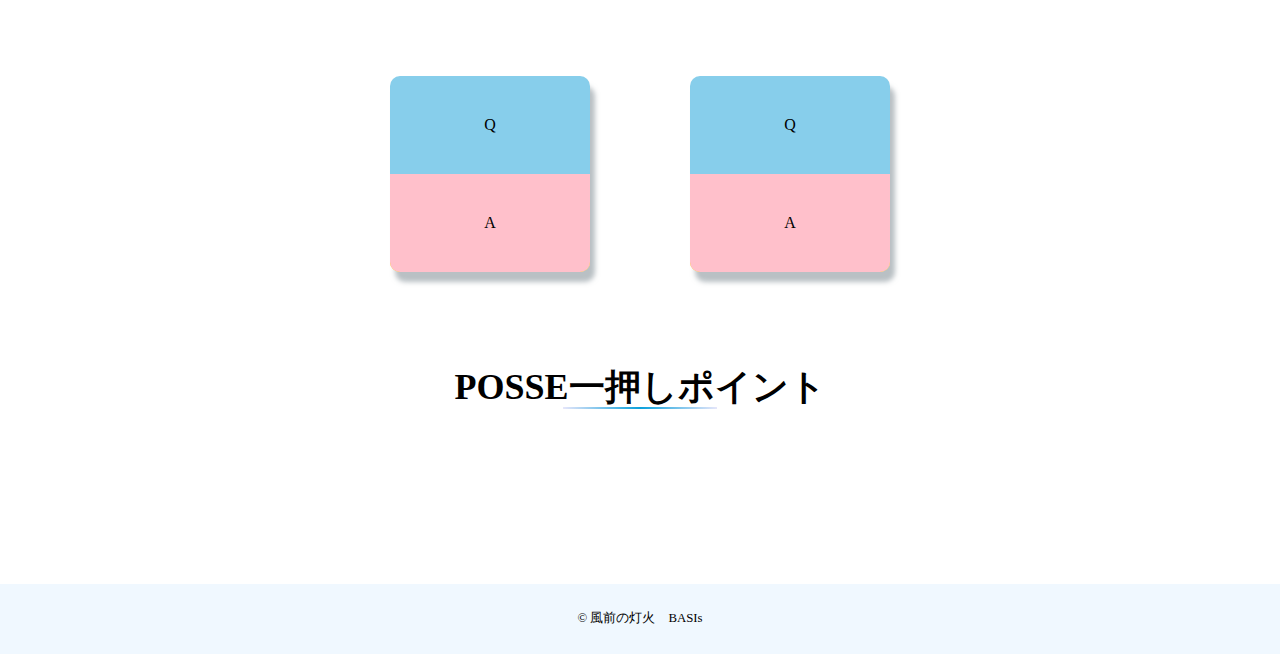
<file: specification/No.1/Lv4/index.html>
<!DOCTYPE html>
<html lang="ja">

<head>
  <meta charset="UTF-8">
  <meta http-equiv="X-UA-Compatible" content="IE=edge">
  <meta name="viewport" content="width=device-width, initial-scale=1.0">
  <link rel="stylesheet" href="css/reset.css">
  <link rel="stylesheet" href="css/style.css">
  <title>No.1_Lv.4</title>
</head>

<body>
  <header class="l-header p-header">
    <div class="p-header_logo">
      <img src="img/posse_logo.png" alt="POSSE">
    </div>
    <div class="p-header_nav">
      <ul class="p-header_nav_list">
        <li>
          <a href="#profile" class="p-header_nav_item">プロフィール</a>
        </li>
        <li>
          <a href="#Q&A" class="p-header_nav_item">インタビュー</a>
        </li>
        <li>
          <a href="#recommendation" class="p-header_nav_item">一押しポイント</a>
        </li>
      </ul>
    </div>
  </header>

  <main>
    <section class="hero">
      <div class="hero_img">
        <div class="hero_img_left">
          <img src="img/koyo.jpg" alt="">
        </div>
        <div class="hero_img_right">
          <img src="img/noise.jpg" alt="">
        </div>
        <div class="hero_text">
          <div class="anim_box">
            <div class="hero_title anim_box">POSSE&<br>飯田紅葉の全て</div>
          </div>
        </div>
      </div>
    </section>

    <section class="topic1" id="profile">
      <div class="topic_title_container">
        <div class="topic_title_inner">
          <div class="topic_title_text">プロフィール</div>
        </div>
      </div>
      <div class="profile">
        <div class="profile_img">
          <img src="img/koyo_wafuku.jpg" alt="">
        </div>
        <div class="topic1_context_container">
          <div class="topic1_table">
            <table>
              <tr>
                <th class="topic">名前</th>
                <td>飯田紅葉</td>
              </tr>
              <tr>
                <th class="topic">学部</th>
                <td>理工学部</td>
              </tr>
              <tr>
                <th class="topic">血液型</th>
                <td>A型</td>
              </tr>
              <tr>
                <th class="topic">身長</th>
                <td>175cm</td>
              </tr>
              <tr>
                <th class="topic">チャームポイント</th>
                <td>たれ目</td>
              </tr>
              <tr>
                <th class="topic">これなら語れる</th>
                <td>津軽三味線</td>
              </tr>
            </table>
          </div>
        </div>
      </div>
      <!-- <div class="section_line">
        <div class="section_line_img"></div>
      </div> -->
    </section>

    <section class="interview" id="Q&A">
      <div class="topic_title_container">
        <div class="topic_title_inner">
          <div class="topic_title_text">インタビュー</div>
        </div>
      </div>
      <div class="topic1_container">
        <div class="topic1_container_wrapper">
          <div class="topic1_contents_package">
            <div class="topic1_contents">
              <div class="topic1_content_top">
                <p class="topic1_content_top_text">あなたが大切にしている言葉は？</p>
              </div>
              <div class="topic1_content_bottom">
                <!-- <div class="topic1_content_answer_back"> -->
                  <p class="topic1_content_answer_back topic1_content_answer">「ありがとう」</p>
                <!-- </div>
                <div class="topic1_content_bottom_door"> -->
                  <p class="topic1_content_bottom_door topic1_content_bottom_text">A</p>
                <!-- </div> -->
              </div>
            </div>
            <div class="topic1_contents">
              <div class="topic1_content_top">
                <p class="topic1_content_top_text">Q</p>
              </div>
              <div class="topic1_content_bottom">
                <div class="topic1_content_bottom">
                  <div class="topic1_content_answer_back">
                    <p class="topic1_content_answer">ああああああああああああああああああああああああああああああああああああああああああああああ</p>
                  </div>
                  <div class="topic1_content_bottom_door">
                    <p class="topic1_content_bottom_text">A</p>
                  </div>
                </div>
                </div>
            </div>
          </div>
          <div class="topic1_contents_package">
            <div class="topic1_contents">
              <div class="topic1_content_top">
                <p class="topic1_content_top_text">Q</p>
              </div>
              <div class="topic1_content_bottom">
                <div class="topic1_content_answer_back">
                  <p class="topic1_content_answer">ああああああああああああああああああああああああああああああああああああああああああああああ</p>
                </div>
                <div class="topic1_content_bottom_door">
                  <p class="topic1_content_bottom_text">A</p>
                </div>
              </div>
            </div>
            <div class="topic1_contents">
              <div class="topic1_content_top">
                <p class="topic1_content_top_text">Q</p>
              </div>
              <div class="topic1_content_bottom">
                <div class="topic1_content_answer_back">
                  <p class="topic1_content_answer">ああああああああああああああああああああああああああああああああああああああああああああああ</p>
                </div>
                <div class="topic1_content_bottom_door">
                  <p class="topic1_content_bottom_text">A</p>
                </div>
              </div>
            </div>
          </div>
        </div>
      </div>
      <!-- <div class="section_line">
        <div class="section_line_img"></div>
      </div> -->
    </section>

    <section class="topic2" id="recommendation">
      <div class="topic_title_container">
        <div class="topic_title_inner">
          <div class="topic_title_text">POSSE一押しポイント</div>
        </div>
      </div>
    </section>

    <section class="l-sns">
      <div class="l-sns_instagram">
        <a href="https://www.instagram.com/posse_programming/" target="_blank" rel="noopener noreferrer">
          <img src="img/Instagram_logo.svg.webp" alt="" class="">
        </a>
      </div>
    </section>
  </main>

  <footer class="footer">
    <small>&copy; 風前の灯火　BASIs</small>
  </footer>
</body>

</html>
</file>
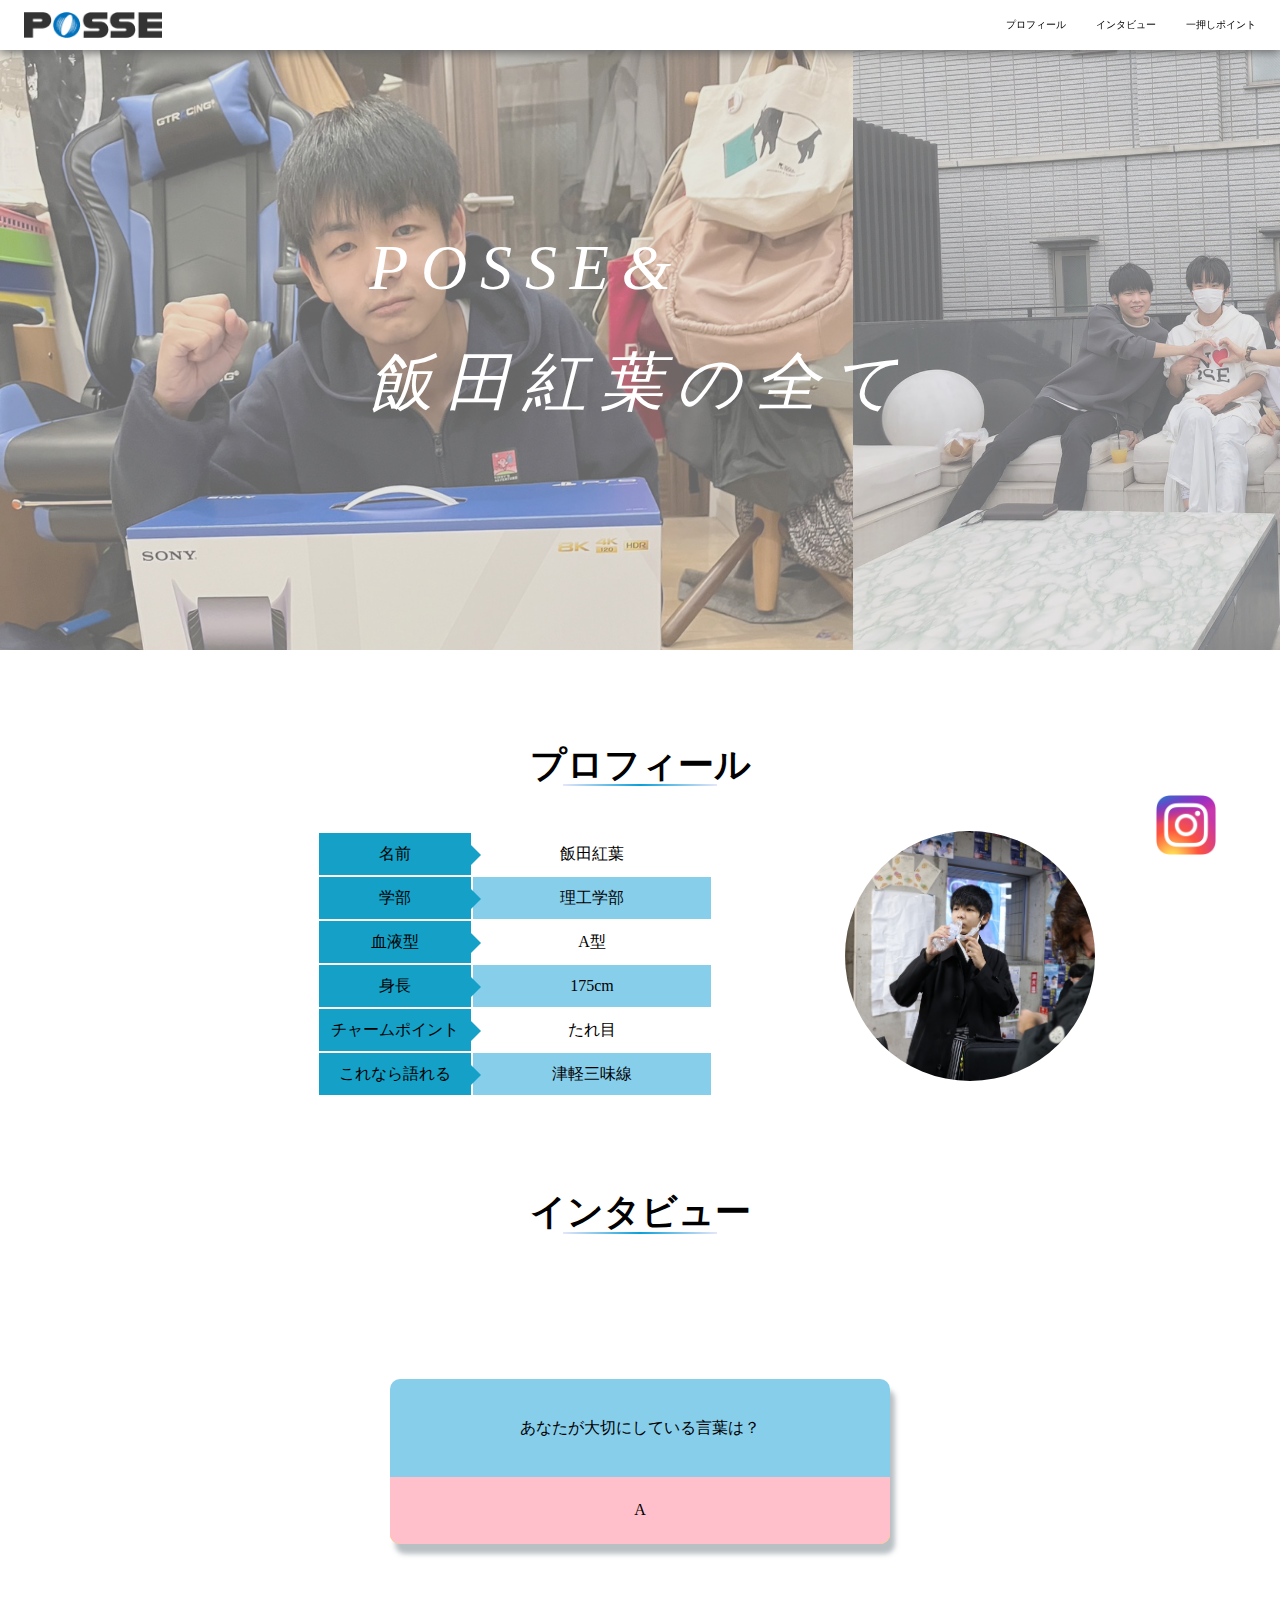
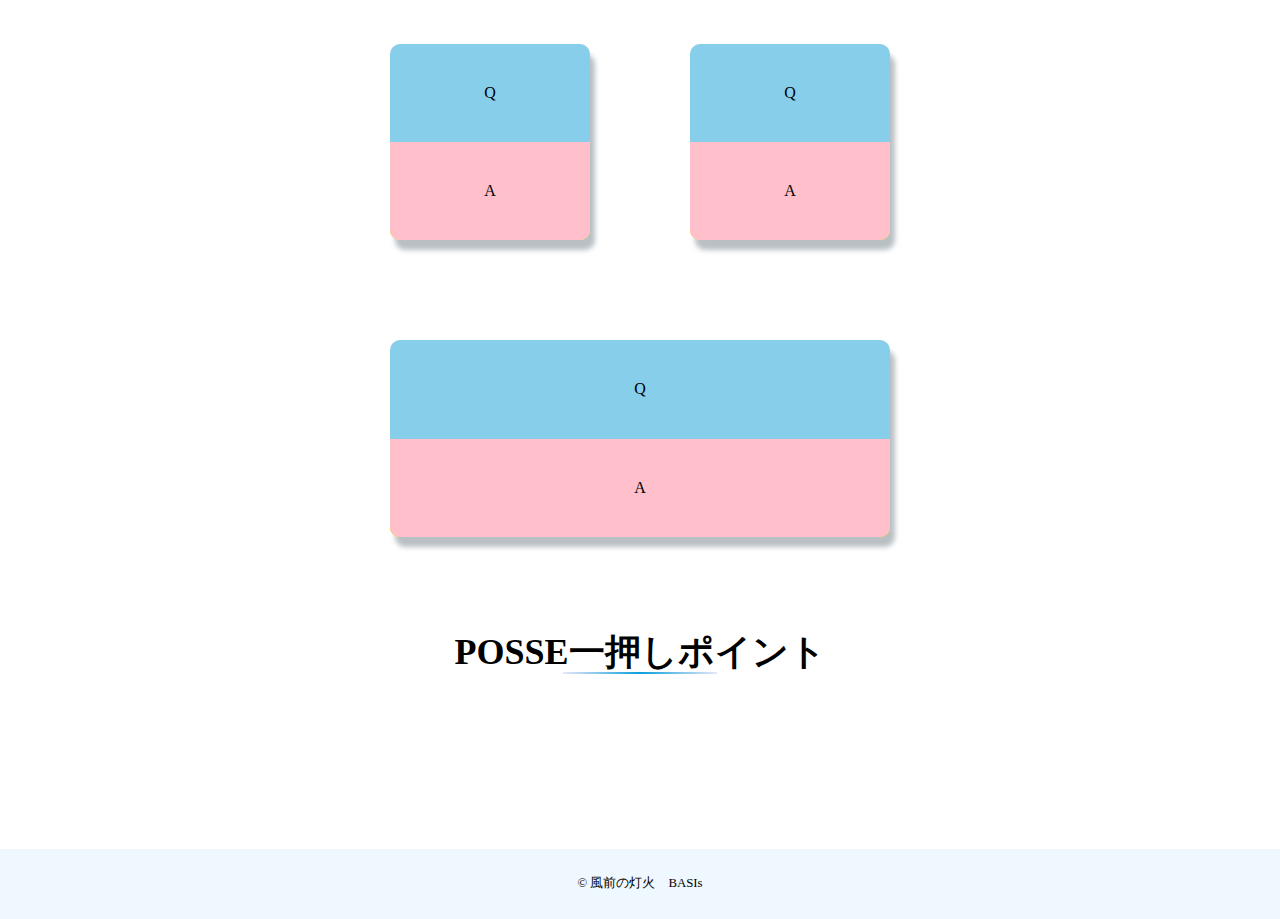
<file: specification/No.2/Lv4/index.html>
<!DOCTYPE html>
<html lang="ja">

<head>
  <meta charset="UTF-8">
  <meta http-equiv="X-UA-Compatible" content="IE=edge">
  <meta name="viewport" content="width=device-width, initial-scale=1.0">
  <link rel="stylesheet" href="css/reset.css">
  <link rel="stylesheet" href="css/style.css">
  <title>No.2_Lv.4</title>
</head>

<body>
  <header class="l-header p-header">
    <div class="p-header_logo">
      <img src="img/posse_logo.png" alt="POSSE">
    </div>
    <div class="p-header_nav">
      <ul class="p-header_nav_list">
        <li>
          <a href="#profile" class="p-header_nav_item">プロフィール</a>
        </li>
        <li>
          <a href="#Q&A" class="p-header_nav_item">インタビュー</a>
        </li>
        <li>
          <a href="#recommendation" class="p-header_nav_item">一押しポイント</a>
        </li>
      </ul>
    </div>
  </header>

  <main>
    <section class="hero">
      <div class="hero_img">
        <div class="hero_img_left">
          <img src="img/koyo.jpg" alt="">
        </div>
        <div class="hero_img_right">
          <img src="img/noise.jpg" alt="">
        </div>
        <div class="hero_text">
          <div class="anim_box">
            <div class="hero_title anim_box">POSSE&<br>飯田紅葉の全て</div>
          </div>
        </div>
      </div>
    </section>

    <section class="topic1" id="profile">
      <div class="topic_title_container">
        <div class="topic_title_inner">
          <div class="topic_title_text">プロフィール</div>
        </div>
      </div>
      <div class="profile">
        <div class="profile_img">
          <img src="img/koyo_wafuku.jpg" alt="">
        </div>
        <div class="topic1_context_container">
          <div class="topic1_table">
            <table>
              <tr>
                <th class="topic">名前</th>
                <td>飯田紅葉</td>
              </tr>
              <tr>
                <th class="topic">学部</th>
                <td>理工学部</td>
              </tr>
              <tr>
                <th class="topic">血液型</th>
                <td>A型</td>
              </tr>
              <tr>
                <th class="topic">身長</th>
                <td>175cm</td>
              </tr>
              <tr>
                <th class="topic">チャームポイント</th>
                <td>たれ目</td>
              </tr>
              <tr>
                <th class="topic">これなら語れる</th>
                <td>津軽三味線</td>
              </tr>
            </table>
          </div>
        </div>
      </div>
      <!-- <div class="section_line">
        <div class="section_line_img"></div>
      </div> -->
    </section>

    <section class="interview" id="Q&A">
      <div class="topic_title_container">
        <div class="topic_title_inner">
          <div class="topic_title_text">インタビュー</div>
        </div>
      </div>
      <div class="topic1_container">
        <div class="topic1_container_wrapper">
          <!-- <div class="topic1_contents_package"> -->
          <div class="topic1_contents_package">
            <div class="topic1_contents wide_block">
              <div class="topic1_content_top">
                <p class="topic1_content_top_text">あなたが大切にしている言葉は？</p>
              </div>
              <div class="topic1_content_bottom">
                <!-- <div class="topic1_content_answer_back"> -->
                <p class="topic1_content_answer_back topic1_content_answer">「ありがとう」</p>
                <!-- </div>
                <div class="topic1_content_bottom_door"> -->
                <p class="topic1_content_bottom_door topic1_content_bottom_text">A</p>
                <!-- </div> -->
              </div>
            </div>
          </div>
          <!-- </div> -->
          <div class="topic1_contents_package">
            <div class="topic1_contents default_block">
              <div class="topic1_content_top">
                <p class="topic1_content_top_text">Q</p>
              </div>
              <div class="topic1_content_bottom">
                <div class="topic1_content_answer_back">
                  <p class="topic1_content_answer">ああああああああああああああああああああああああああああああああああああああああああああああ</p>
                </div>
                <div class="topic1_content_bottom_door">
                  <p class="topic1_content_bottom_text">A</p>
                </div>
              </div>
            </div>
            <div class="topic1_contents default_block">
              <div class="topic1_content_top">
                <p class="topic1_content_top_text">Q</p>
              </div>
              <div class="topic1_content_bottom">
                <div class="topic1_content_answer_back">
                  <p class="topic1_content_answer">ああああああああああああああああああああああああああああああああああああああああああああああ</p>
                </div>
                <div class="topic1_content_bottom_door">
                  <p class="topic1_content_bottom_text">A</p>
                </div>
              </div>
            </div>
          </div>
          <div class="topic1_contents_package">
            <div class="topic1_contents wide_block">
              <div class="topic1_content_top">
                <p class="topic1_content_top_text">Q</p>
              </div>
              <div class="topic1_content_bottom">
                <div class="topic1_content_bottom">
                  <div class="topic1_content_answer_back">
                    <p class="topic1_content_answer">ああああああああああああああああああああああああああああああああああああああああああああああ</p>
                  </div>
                  <div class="topic1_content_bottom_door">
                    <p class="topic1_content_bottom_text">A</p>
                  </div>
                </div>
              </div>
            </div>
          </div>
        </div>
      </div>
      <!-- <div class="section_line">
        <div class="section_line_img"></div>
      </div> -->
    </section>

    <section class="topic2" id="recommendation">
      <div class="topic_title_container">
        <div class="topic_title_inner">
          <div class="topic_title_text">POSSE一押しポイント</div>
        </div>
      </div>
    </section>

    <section class="l-sns">
      <div class="l-sns_instagram">
        <a href="https://www.instagram.com/posse_programming/" target="_blank" rel="noopener noreferrer">
          <img src="img/Instagram_logo.svg.webp" alt="" class="">
        </a>
      </div>
    </section>
  </main>

  <footer class="footer">
    <small>&copy; 風前の灯火　BASIs</small>
  </footer>
</body>

</html>
</file>
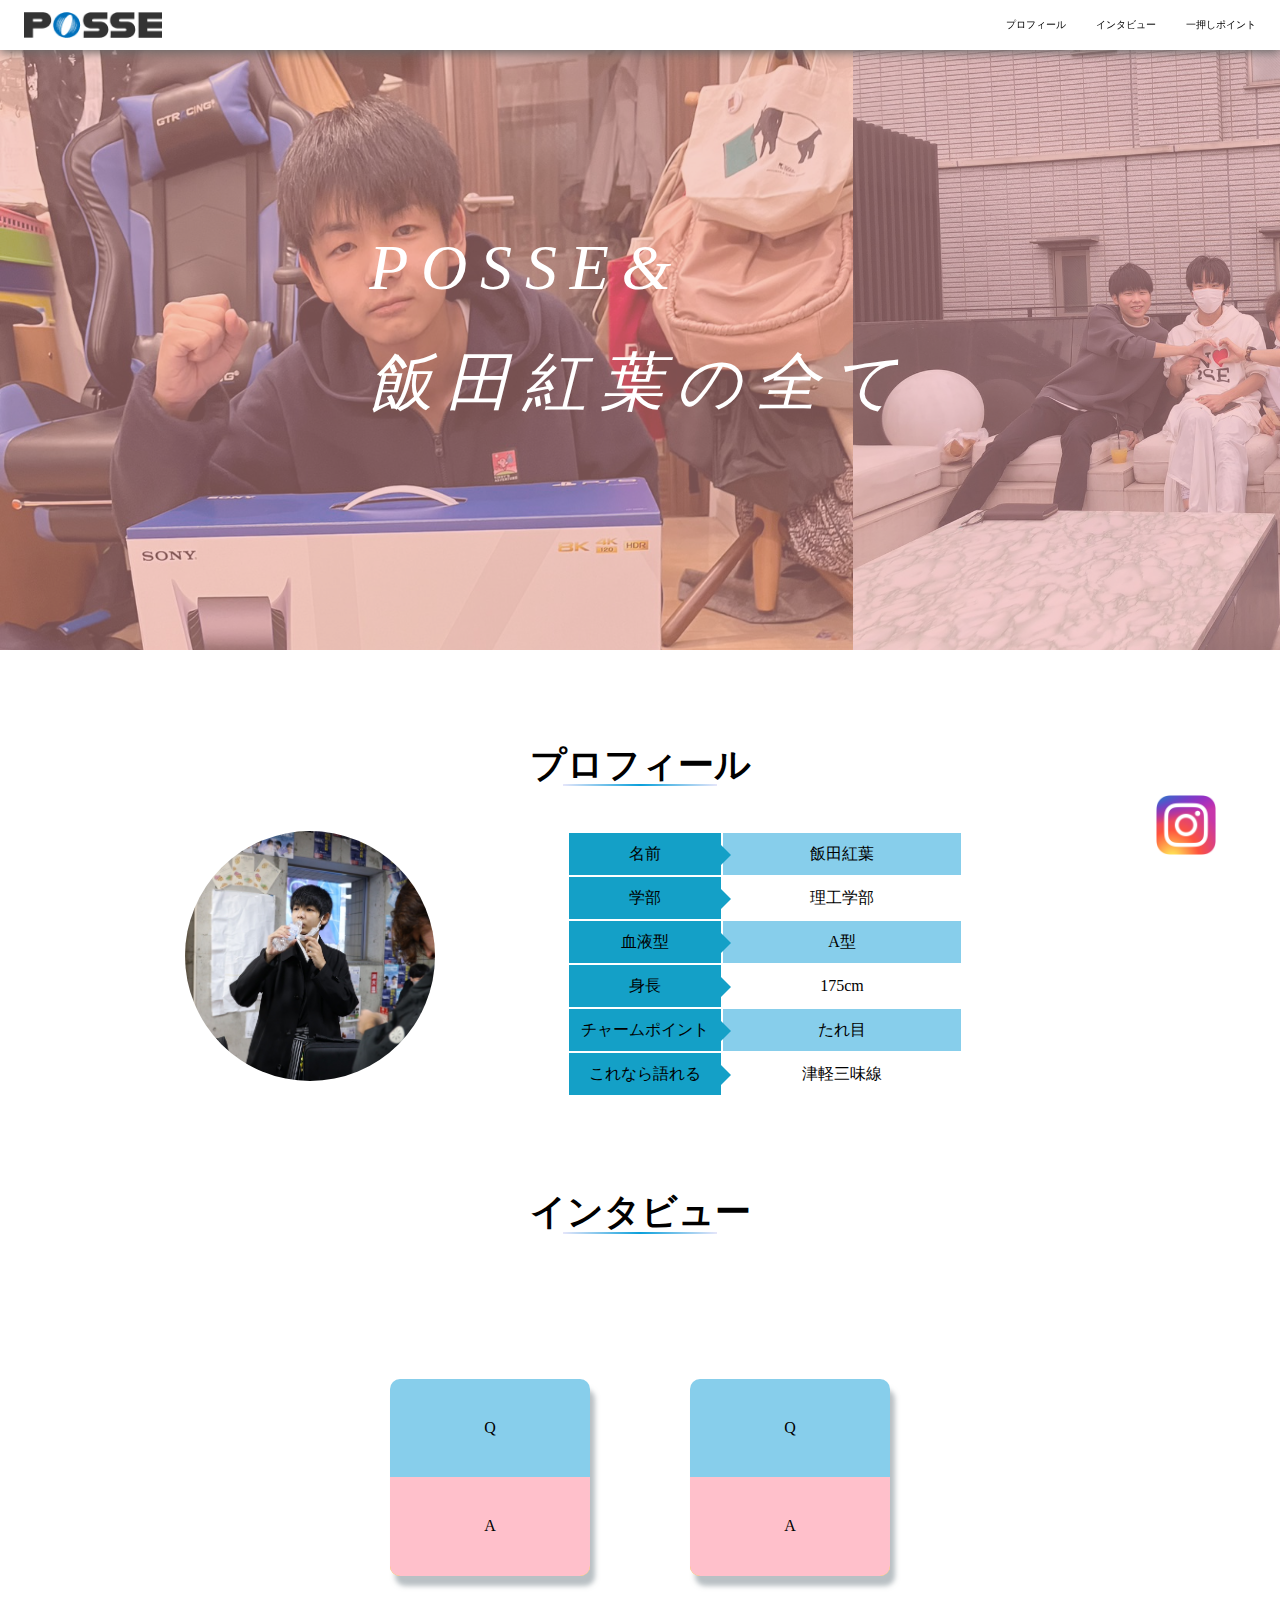
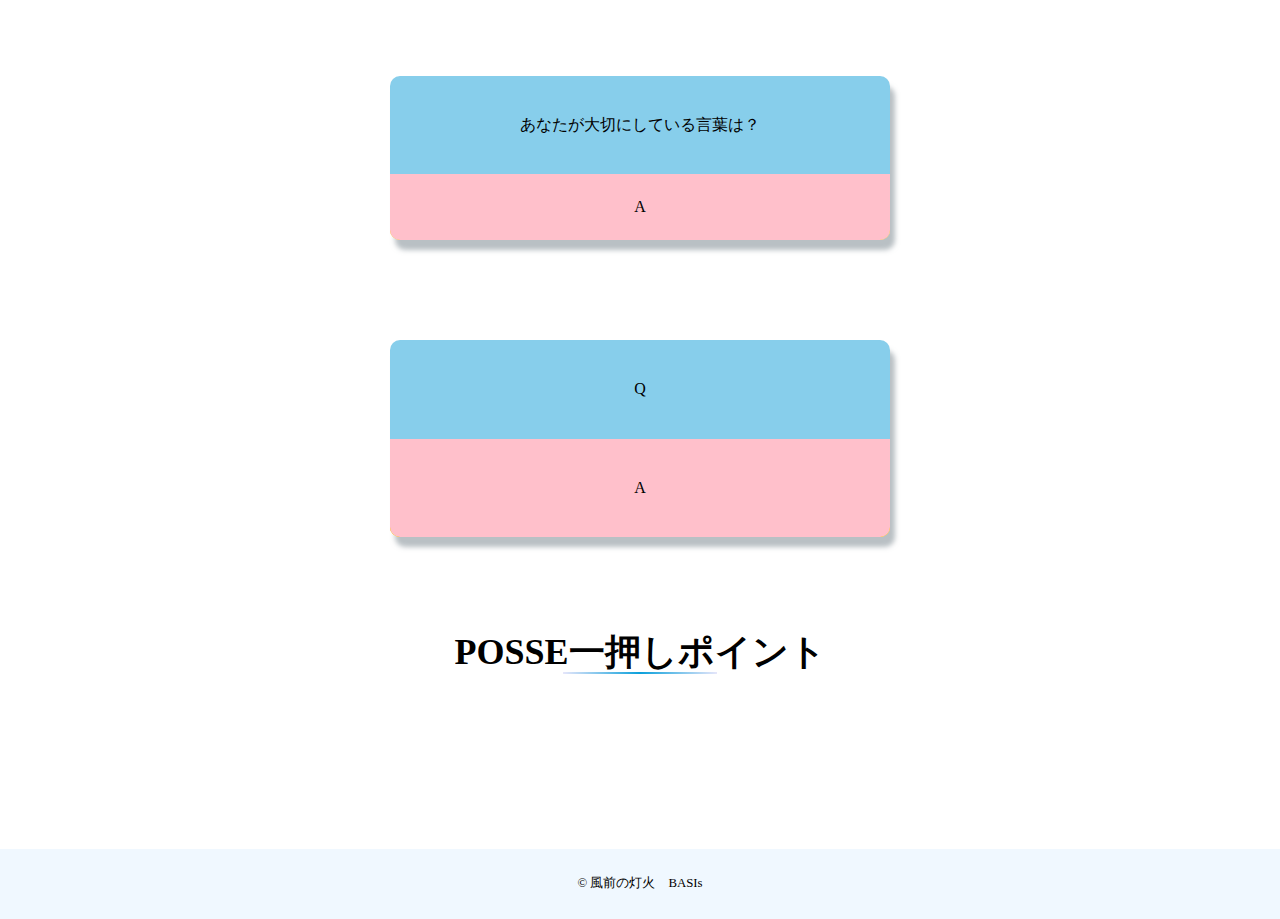
<file: specification/No.3/Lv4/index.html>
<!DOCTYPE html>
<html lang="ja">

<head>
  <meta charset="UTF-8">
  <meta http-equiv="X-UA-Compatible" content="IE=edge">
  <meta name="viewport" content="width=device-width, initial-scale=1.0">
  <link rel="stylesheet" href="css/reset.css">
  <link rel="stylesheet" href="css/style.css">
  <title>No.3_Lv.4</title>
</head>

<body>
  <header class="l-header p-header">
    <div class="p-header_logo">
      <img src="img/posse_logo.png" alt="POSSE">
    </div>
    <div class="p-header_nav">
      <ul class="p-header_nav_list">
        <li>
          <a href="#profile" class="p-header_nav_item">プロフィール</a>
        </li>
        <li>
          <a href="#Q&A" class="p-header_nav_item">インタビュー</a>
        </li>
        <li>
          <a href="#recommendation" class="p-header_nav_item">一押しポイント</a>
        </li>
      </ul>
    </div>
  </header>

  <main>
    <section class="hero">
      <div class="hero_img">
        <div class="hero_img_left">
          <img src="img/koyo.jpg" alt="">
        </div>
        <div class="hero_img_right">
          <img src="img/noise.jpg" alt="">
        </div>
        <div class="hero_text">
          <div class="anim_box">
            <div class="hero_title anim_box">POSSE&<br>飯田紅葉の全て</div>
          </div>
        </div>
      </div>
    </section>

    <section class="topic1" id="profile">
      <div class="topic_title_container">
        <div class="topic_title_inner">
          <div class="topic_title_text">プロフィール</div>
        </div>
      </div>
      <div class="profile">
        <div class="profile_img">
          <img src="img/koyo_wafuku.jpg" alt="">
        </div>
        <div class="topic1_context_container">
          <div class="topic1_table">
            <table>
              <tr>
                <th class="topic">名前</th>
                <td>飯田紅葉</td>
              </tr>
              <tr>
                <th class="topic">学部</th>
                <td>理工学部</td>
              </tr>
              <tr>
                <th class="topic">血液型</th>
                <td>A型</td>
              </tr>
              <tr>
                <th class="topic">身長</th>
                <td>175cm</td>
              </tr>
              <tr>
                <th class="topic">チャームポイント</th>
                <td>たれ目</td>
              </tr>
              <tr>
                <th class="topic">これなら語れる</th>
                <td>津軽三味線</td>
              </tr>
            </table>
          </div>
        </div>
      </div>
      <!-- <div class="section_line">
        <div class="section_line_img"></div>
      </div> -->
    </section>

    <section class="interview" id="Q&A">
      <div class="topic_title_container">
        <div class="topic_title_inner">
          <div class="topic_title_text">インタビュー</div>
        </div>
      </div>
      <div class="topic1_container">
        <div class="topic1_container_wrapper">
          <!-- <div class="topic1_contents_package"> -->
          <div class="topic1_contents_package">
            <div class="topic1_contents default_block">
              <div class="topic1_content_top">
                <p class="topic1_content_top_text">Q</p>
              </div>
              <div class="topic1_content_bottom">
                <div class="topic1_content_answer_back">
                  <p class="topic1_content_answer">ああああああああああああああああああああああああああああああああああああああああああああああ</p>
                </div>
                <div class="topic1_content_bottom_door">
                  <p class="topic1_content_bottom_text">A</p>
                </div>
              </div>
            </div>
            <div class="topic1_contents default_block">
              <div class="topic1_content_top">
                <p class="topic1_content_top_text">Q</p>
              </div>
              <div class="topic1_content_bottom">
                <div class="topic1_content_answer_back">
                  <p class="topic1_content_answer">ああああああああああああああああああああああああああああああああああああああああああああああ</p>
                </div>
                <div class="topic1_content_bottom_door">
                  <p class="topic1_content_bottom_text">A</p>
                </div>
              </div>
            </div>
          </div>
          <div class="topic1_contents_package">
            <div class="topic1_contents wide_block">
              <div class="topic1_content_top">
                <p class="topic1_content_top_text">あなたが大切にしている言葉は？</p>
              </div>
              <div class="topic1_content_bottom">
                <!-- <div class="topic1_content_answer_back"> -->
                <p class="topic1_content_answer_back topic1_content_answer">「ありがとう」</p>
                <!-- </div>
                <div class="topic1_content_bottom_door"> -->
                <p class="topic1_content_bottom_door topic1_content_bottom_text">A</p>
                <!-- </div> -->
              </div>
            </div>
          </div>
          <!-- </div> -->
          <div class="topic1_contents_package">
            <div class="topic1_contents wide_block">
              <div class="topic1_content_top">
                <p class="topic1_content_top_text">Q</p>
              </div>
              <div class="topic1_content_bottom">
                <div class="topic1_content_bottom">
                  <div class="topic1_content_answer_back">
                    <p class="topic1_content_answer">ああああああああああああああああああああああああああああああああああああああああああああああ</p>
                  </div>
                  <div class="topic1_content_bottom_door">
                    <p class="topic1_content_bottom_text">A</p>
                  </div>
                </div>
              </div>
            </div>
          </div>
        </div>
      </div>
      <!-- <div class="section_line">
        <div class="section_line_img"></div>
      </div> -->
    </section>

    <section class="topic2" id="recommendation">
      <div class="topic_title_container">
        <div class="topic_title_inner">
          <div class="topic_title_text">POSSE一押しポイント</div>
        </div>
      </div>
    </section>

    <section class="l-sns">
      <div class="l-sns_instagram">
        <a href="https://www.instagram.com/posse_programming/" target="_blank" rel="noopener noreferrer">
          <img src="img/Instagram_logo.svg.webp" alt="" class="">
        </a>
      </div>
    </section>
  </main>

  <footer class="footer">
    <small>&copy; 風前の灯火　BASIs</small>
  </footer>
</body>

</html>
</file>
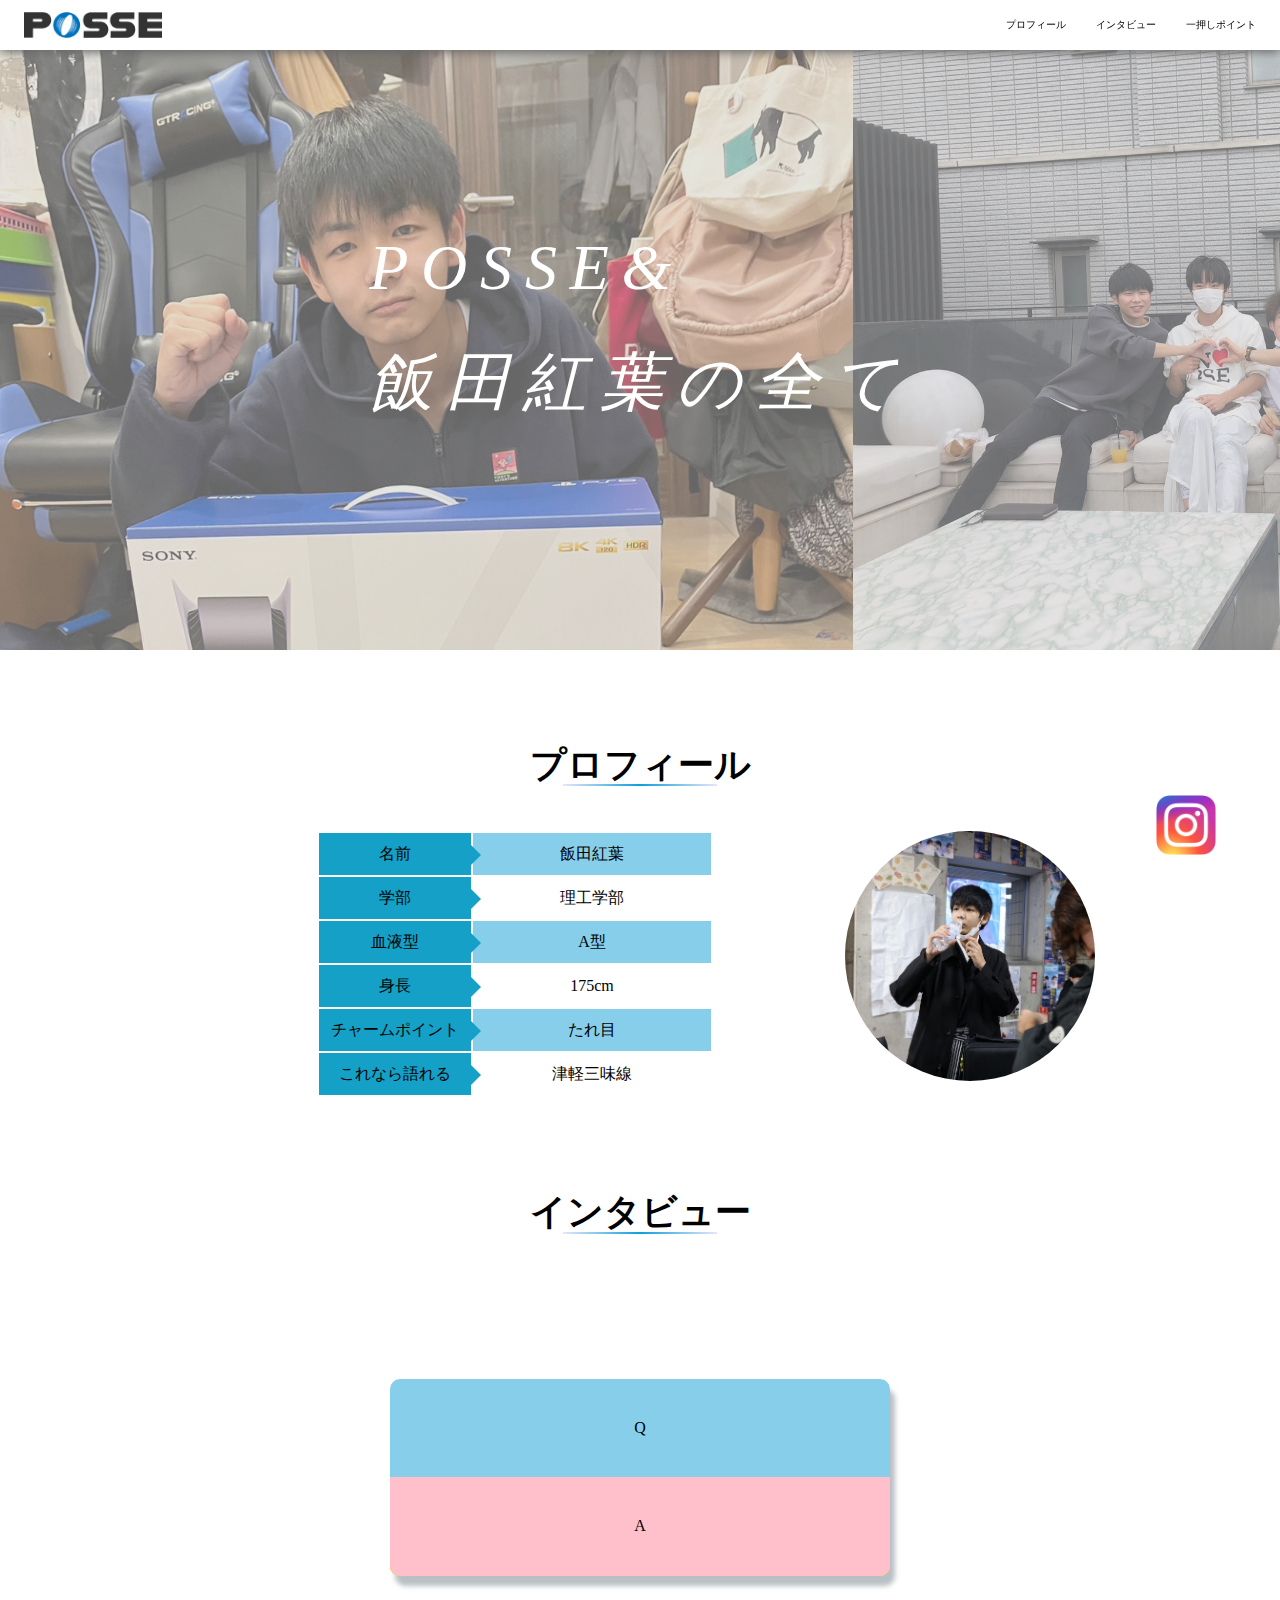
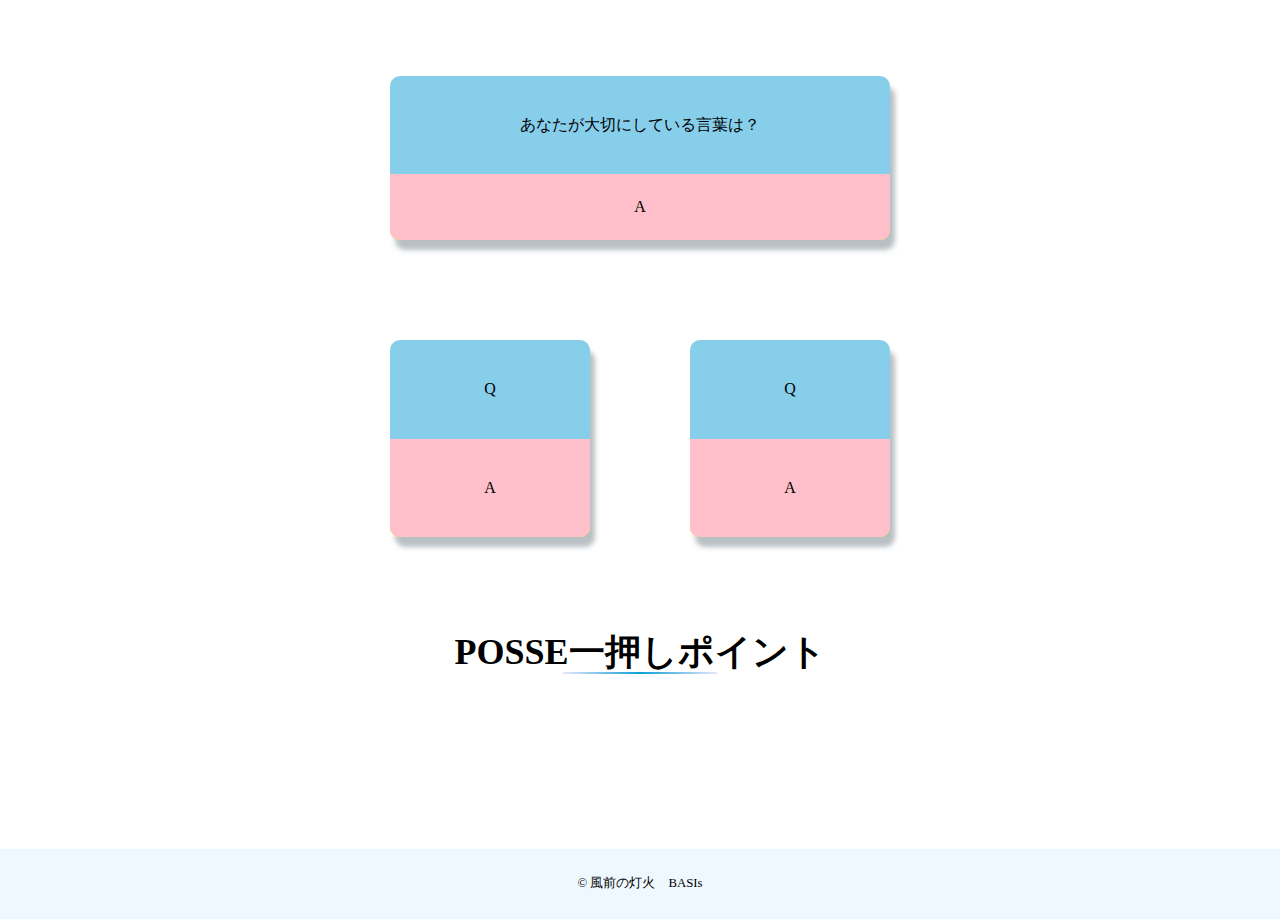
<file: specification/No.4/Lv4/index.html>
<!DOCTYPE html>
<html lang="ja">

<head>
  <meta charset="UTF-8">
  <meta http-equiv="X-UA-Compatible" content="IE=edge">
  <meta name="viewport" content="width=device-width, initial-scale=1.0">
  <link rel="stylesheet" href="css/reset.css">
  <link rel="stylesheet" href="css/style.css">
  <title>No.4_Lv.4</title>
</head>

<body>
  <header class="l-header p-header">
    <div class="p-header_logo">
      <img src="img/posse_logo.png" alt="POSSE">
    </div>
    <div class="p-header_nav">
      <ul class="p-header_nav_list">
        <li>
          <a href="#profile" class="p-header_nav_item">プロフィール</a>
        </li>
        <li>
          <a href="#Q&A" class="p-header_nav_item">インタビュー</a>
        </li>
        <li>
          <a href="#recommendation" class="p-header_nav_item">一押しポイント</a>
        </li>
      </ul>
    </div>
  </header>

  <main>
    <section class="hero">
      <div class="hero_img">
        <div class="hero_img_left">
          <img src="img/koyo.jpg" alt="">
        </div>
        <div class="hero_img_right">
          <img src="img/noise.jpg" alt="">
        </div>
        <div class="hero_text">
          <div class="anim_box">
            <div class="hero_title anim_box">POSSE&<br>飯田紅葉の全て</div>
          </div>
        </div>
      </div>
    </section>

    <section class="topic1" id="profile">
      <div class="topic_title_container">
        <div class="topic_title_inner">
          <div class="topic_title_text">プロフィール</div>
        </div>
      </div>
      <div class="profile">
        <div class="profile_img">
          <img src="img/koyo_wafuku.jpg" alt="">
        </div>
        <div class="topic1_context_container">
          <div class="topic1_table">
            <table>
              <tr>
                <th class="topic">名前</th>
                <td>飯田紅葉</td>
              </tr>
              <tr>
                <th class="topic">学部</th>
                <td>理工学部</td>
              </tr>
              <tr>
                <th class="topic">血液型</th>
                <td>A型</td>
              </tr>
              <tr>
                <th class="topic">身長</th>
                <td>175cm</td>
              </tr>
              <tr>
                <th class="topic">チャームポイント</th>
                <td>たれ目</td>
              </tr>
              <tr>
                <th class="topic">これなら語れる</th>
                <td>津軽三味線</td>
              </tr>
            </table>
          </div>
        </div>
      </div>
      <!-- <div class="section_line">
        <div class="section_line_img"></div>
      </div> -->
    </section>

    <section class="interview" id="Q&A">
      <div class="topic_title_container">
        <div class="topic_title_inner">
          <div class="topic_title_text">インタビュー</div>
        </div>
      </div>
      <div class="topic1_container">
        <div class="topic1_container_wrapper">
          <!-- <div class="topic1_contents_package"> -->
          <div class="topic1_contents_package">
            <div class="topic1_contents wide_block">
              <div class="topic1_content_top">
                <p class="topic1_content_top_text">Q</p>
              </div>
              <div class="topic1_content_bottom">
                <div class="topic1_content_bottom">
                  <div class="topic1_content_answer_back">
                    <p class="topic1_content_answer">ああああああああああああああああああああああああああああああああああああああああああああああ</p>
                  </div>
                  <div class="topic1_content_bottom_door">
                    <p class="topic1_content_bottom_text">A</p>
                  </div>
                </div>
              </div>
            </div>
          </div>
          <div class="topic1_contents_package">
            <div class="topic1_contents wide_block">
              <div class="topic1_content_top">
                <p class="topic1_content_top_text">あなたが大切にしている言葉は？</p>
              </div>
              <div class="topic1_content_bottom">
                <!-- <div class="topic1_content_answer_back"> -->
                <p class="topic1_content_answer_back topic1_content_answer">「ありがとう」</p>
                <!-- </div>
                <div class="topic1_content_bottom_door"> -->
                <p class="topic1_content_bottom_door topic1_content_bottom_text">A</p>
                <!-- </div> -->
              </div>
            </div>
          </div>
          <!-- </div> -->
          <div class="topic1_contents_package">
            <div class="topic1_contents default_block">
              <div class="topic1_content_top">
                <p class="topic1_content_top_text">Q</p>
              </div>
              <div class="topic1_content_bottom">
                <div class="topic1_content_answer_back">
                  <p class="topic1_content_answer">ああああああああああああああああああああああああああああああああああああああああああああああ</p>
                </div>
                <div class="topic1_content_bottom_door">
                  <p class="topic1_content_bottom_text">A</p>
                </div>
              </div>
            </div>
            <div class="topic1_contents default_block">
              <div class="topic1_content_top">
                <p class="topic1_content_top_text">Q</p>
              </div>
              <div class="topic1_content_bottom">
                <div class="topic1_content_answer_back">
                  <p class="topic1_content_answer">ああああああああああああああああああああああああああああああああああああああああああああああ</p>
                </div>
                <div class="topic1_content_bottom_door">
                  <p class="topic1_content_bottom_text">A</p>
                </div>
              </div>
            </div>
          </div>
        </div>
      </div>
      <!-- <div class="section_line">
        <div class="section_line_img"></div>
      </div> -->
    </section>

    <section class="topic2" id="recommendation">
      <div class="topic_title_container">
        <div class="topic_title_inner">
          <div class="topic_title_text">POSSE一押しポイント</div>
        </div>
      </div>
    </section>

    <section class="l-sns">
      <div class="l-sns_instagram">
        <a href="https://www.instagram.com/posse_programming/" target="_blank" rel="noopener noreferrer">
          <img src="img/Instagram_logo.svg.webp" alt="" class="">
        </a>
      </div>
    </section>
  </main>

  <footer class="footer">
    <small>&copy; 風前の灯火　BASIs</small>
  </footer>
</body>

</html>
</file>
<file: specification/No.1_Lv4/css/style.css>
html{
  scroll-padding-top: 50px;
}

table, tr, th, td{
  /* border-bottom: 1px solid black; */
  border: 2px solid white;
}

tr, td{
  height: 40px;
}

th{
  font-weight: normal;
  min-width: 150px;
  text-align: center;
  background-color: rgb(20, 160, 199);
  position: relative;
}

th::after{
  content: "";
  position: absolute;
  border-left: 10px solid rgb(20, 160, 199);
  border-top: 10px solid transparent;
  border-bottom: 10px solid transparent;
  /* border: 5px solid transparent; */
  /* transform: translateY(-50%); */
  right: -10px;
  top: calc(50%-10px);
}

td{
  width: 500px;
  text-align: center;
}

table{
  margin: 0 auto;
  border-collapse: collapse;
}

li{
  list-style: none;
}

section{
  margin-bottom: 80px;
}

/*ヘッダー*/
.p-header{
  align-items: center;
  background-color: #fff;
  display: flex;
  padding: 0px 24px;
  left: 0;
  position: fixed;
  right: 0;
  top: 0;
  z-index: 100;
  align-items: center;
  height: 50px;
  box-shadow: 0px 2px 10px #666;
}

/*ヘッダーのロゴ*/
.p-header_logo{
  height: 100%;
  width: 138px;
  display: flex;
  /* position: relative; */
  align-items: center;
  overflow: hidden;
}

.p-header_logo img{
  object-fit: cover;
  width: 100%;
  /* position: absolute; */
  top: -60%;
  left: 0;
  mix-blend-mode: multiply;
}

/*ナビゲーション*/
.p-header_nav{
  margin: 0 0 0 auto;
}

.p-header_nav_list{
  display: flex;
  gap: 30px;
  font-size: 10px;
  justify-content: flex-end;
}

.p-header_nav_item{
  list-style: none;
  text-decoration: none;
  color: black;
}

/*hero部分の作成*/
.hero {
  width: 100%;
}

.hero_img {
  height: 650px;
  width: 100%;
  overflow: hidden;
  /* object-fit: cover; */
  display: flex;
  position: relative;
}

.hero_img_left img{
  object-fit: cover;
  width: calc(100/3*2vw);
  object-position: 0% 0%;
  /* width: calc(100/2%); */
  height: 100%;
}

.hero_img_right img{
  object-fit: cover;
  width: calc(100/3vw);
  height: 100%;
}

.hero_img::before {
  background-color: rgba(116, 129, 137, 0.5);
  height: 100%;
  width: 100%;
  position: absolute;
  content: "";
  left: 0;
  top: 0;
}

.hero_text {
  position: absolute;
  display: flex;
  justify-content: center;
  align-items: center;
  height: 100%;
  width: 100%;
  color: white;
}

.hero_title{
  letter-spacing: 0.2em;
  line-height: 1.8em;
  font-size: 64px;
  font-style: italic;
  position: relative;
  /* position: relative;
  z-index: 5; */
  animation-name: loading;
  animation-iteration-count: infinite;
  animation-duration: 1s;
  animation-direction: alternate;
}

@keyframes loading {
  0% {
    transform: scale(0);
  }
  100% {
    transform: scale(1);
  }
}

.topic1, .topic2{
  width: 100%;
}

.topic_title_container{
  width: 100%;
  justify-content: center;
  display: flex;
  margin-bottom: 30px;
}

.topic_title_inner{
  padding: 15px;
  border-radius: 10px;
  width: 60%;
  text-align: center;
  /* background-image: url(../img/noise.jpg); */
  object-fit: cover;
  position: relative;
  overflow: hidden;
}

.topic_title_inner::before{
  /* background-color: rgba(100, 180, 230, 0.5); */
  height: 100%;
  width: 100%;
  position: absolute;
  content: "";
  left: 0;
  top: 0;
}

.topic_title_text{
  font-size: 36px;
  color: black;
  font-weight: bold;
  /* z-index: ; */
  position: relative;
}

.topic_title_text::before{
  background: linear-gradient(to right, lavender, rgb(11, 160, 219), lavender);
  position: absolute;
  content: "";
  width: 20%;
  height: 2px;
  bottom: 0;
  left: 40%;
}

/*table要素について*/
tr:nth-child(even){
  background-color:skyblue;
}

tr:nth-child(odd){
  background-color: white;
}

table{
  width: 60%;
}

/* th{
  border-right: 1px solid #000;
} */

.profile{
  display: flex;
  justify-content: center;
}

.profile_img{
}

.profile_img img{
  width: 250px;
  height: 250px;
  object-fit: cover;
  border-radius: 50%;
}

.topic1_container{
  width: 100%;
  /* margin-top: 80px; */
  justify-content: center;
  display: flex;
}

.topic1_contents_package{
  display: flex;
  gap: 100px;
  margin-top: 100px;
}

/* .topic1_contents:nth-child(n+2):nth-child(-n+3){
  transform: rotate(45deg);
} */

.topic1_contents{
  width: 200px;
  text-align: center;
  box-shadow:  5px 10px 5px rgba(116, 129, 137, 0.5);
  border-radius: 10px;
  height: fit-content;
}

.topic1_content_top, .topic1_content_bottom{
  width: 100%;
  padding: 24px;
  box-sizing: border-box;
}

.topic1_content_top{
  background-color: #87CEEB;
  border-radius: 10px 10px 0px 0px;
  color: black;
}

.topic1_content_answer_back{
  position: relative;
}

.topic1_content_answer{
  margin: 20px 0px;
  position: absolute;
  width: 100%;
}

.topic1_content_bottom{
  background-color: rgb(255, 200, 0);
  border-radius: 0px 0px 10px 10px;
  position: relative;
  padding: 0;
  width: 100%;
  color: black;
}

.topic1_content_bottom_door{
  box-sizing: border-box;
  width: 100%;
  height: 100%;
  margin: auto;
  padding: 24px;
  background-color: #FFC0CB;
  transition: 1s;
  transform-origin: top;
  border-radius: 0px 0px 10px 10px;
  /* z-index: 5; */
  position: relative;
}

.topic1_content_bottom_door:hover{
  transform: rotateX(-80deg);
}

.section_line{
  width: 100%;
  margin-top: 50px;
}

.section_line_img{
  background: url(../img/80887712ca6d2cf915bb52c1edaffb8c_w.jpeg) repeat-x;
  background-size: 150px;
  /* object-fit: contain; */
  height: 15px;
  /* border: 1px solid black; */
}

/*右下固定のインスタグラム*/
.l-sns_instagram{
  height: 100%;
  width: 100%;
  border-radius: 10px;
  /* align-items: center; */
  /* justify-content: center; */
  /* display: flex; */
  overflow: hidden;
}

.l-sns_instagram a img{
  position: fixed;
  bottom: 5%;
  right: 5%;
  object-fit: cover;
  height: 60px;
  width: 60px;
}

.l-sns_instagram a img:hover{
  transform: scale(1.2);
}

.footer{
  width: 100%;
  text-align: center;
  background-color: aliceblue;
  height: 70px;
  align-items: center;
  display: flex;
  justify-content: center;
}
</file>
<file: specification/No.1/Lv1/css/style.css>
html{
  scroll-padding-top: 50px;
}

table, tr, th, td{
  border-bottom: 1px solid black;
  /* border: 2px solid white; */
}

tr, td{
  height: 40px;
}

th{
  font-weight: normal;
  min-width: 150px;
  text-align: center;
  position: relative;
  border-right: 1px solid black;
}

td{
  width: 500px;
  text-align: center;
}

table{
  margin: 0 auto;
  border-collapse: collapse;
  border: 2px solid white;
  display: none;
}

li{
  list-style: none;
}

section{
  margin-bottom: 80px;
}

/*ヘッダー*/
.p-header{
  align-items: center;
  background-color: #fff;
  display: flex;
  padding: 0px 24px;
  left: 0;
  position: fixed;
  right: 0;
  top: 0;
  z-index: 100;
  align-items: center;
  height: 50px;
}

/*ヘッダーのロゴ*/
.p-header_logo{
  height: 100%;
  width: 138px;
  display: flex;
  /* position: relative; */
  align-items: center;
  overflow: hidden;
}

.p-header_logo img{
  object-fit: cover;
  width: 100%;
  /* position: absolute; */
  top: -60%;
  left: 0;
  mix-blend-mode: multiply;
}

/*ナビゲーション*/
.p-header_nav{
  margin: 0 0 0 auto;
  display: none;
}

.p-header_nav_list{
  display: flex;
  gap: 30px;
  font-size: 10px;
  justify-content: flex-end;
}

.p-header_nav_item{
  list-style: none;
  text-decoration: none;
  color: black;
}

/*hero部分の作成*/
.hero {
  width: 100%;
}

.hero_img {
  height: 650px;
  width: 100%;
  overflow: hidden;
  /* object-fit: cover; */
  display: flex;
  position: relative;
}

.hero_img_left img{
  object-fit: cover;
  width: calc(100/3*2vw);
  object-position: 0% 0%;
  /* width: calc(100/2%); */
  height: 100%;
}

.hero_img_right img{
  object-fit: cover;
  width: calc(100/3vw);
  height: 100%;
}

/* .hero_img::before {
  background-color: rgba(171, 205, 26, 0.5);
  height: 100%;
  width: 100%;
  position: absolute;
  content: "";
  left: 0;
  top: 0;
} */

.hero_text {
  position: absolute;
  display: flex;
  justify-content: center;
  align-items: center;
  height: 100%;
  width: 100%;
  color: white;
}

.hero_title{
  letter-spacing: 0.2em;
  line-height: 1.8em;
  font-size: 64px;
  /* font-style: italic; */
  position: relative;
  /* position: relative;
  z-index: 5; */
  /* animation-name: loading;
  animation-iteration-count: infinite;
  animation-duration: 1s;
  animation-direction: alternate; */
}

@keyframes loading {
  0% {
    transform: scale(0);
  }
  100% {
    transform: scale(1);
  }
}

.topic1, .topic2{
  width: 100%;
}

.topic_title_container{
  width: 100%;
  justify-content: center;
  display: flex;
  margin-bottom: 30px;
}

.topic_title_inner{
  padding: 15px;
  border-radius: 10px;
  width: 60%;
  text-align: center;
  /* background-image: url(../img/noise.jpg); */
  object-fit: cover;
  position: relative;
  overflow: hidden;
}

.topic_title_inner::before{
  /* background-color: rgba(100, 180, 230, 0.5); */
  height: 100%;
  width: 100%;
  position: absolute;
  content: "";
  left: 0;
  top: 0;
}

.topic_title_text{
  font-size: 36px;
  color: black;
  font-weight: bold;
  /* z-index: ; */
  position: relative;
}

.topic_title_text::before{
  /* background: linear-gradient(to right, lavender, rgb(11, 160, 219), lavender); */
  background-color: black;
  position: absolute;
  content: "";
  width: 20%;
  height: 2px;
  bottom: 0;
  left: 40%;
  display: none;
}

/*table要素について*/
/* tr:nth-child(even){
  background-color:skyblue;
}

tr:nth-child(odd){
  background-color: white;
} */

table{
  width: 60%;
}

/* th{
  border-right: 1px solid #000;
} */

.profile{
  display: flex;
  justify-content: center;
}

.profile_img{
}

.profile_img img{
  width: 250px;
  height: 250px;
  object-fit: cover;
  /* border-radius: 50%; */
}

.topic1_container{
  width: 100%;
  /* margin-top: 80px; */
  justify-content: center;
  display: flex;
}

.topic1_contents_package{
  display: flex;
  gap: 100px;
  margin-top: 100px;
}

/* .topic1_contents:nth-child(n+2):nth-child(-n+3){
  transform: rotate(45deg);
} */

.topic1_contents{
  width: 200px;
  text-align: center;
  /* box-shadow:  5px 10px 5px rgba(116, 129, 137, 0.5); */
  /* border-radius: 10px; */
  height: fit-content;
}

.topic1_content_top, .topic1_content_bottom{
  width: 100%;
  padding: 24px;
  box-sizing: border-box;
}

.topic1_content_top{
  background-color: #87CEEB;
  /* border-radius: 10px 10px 0px 0px; */
  color: black;
}

.topic1_content_answer_back{
  position: relative;
}

.topic1_content_answer{
  margin: 0px 0px;
  /* position: absolute; */
  width: 100%;
  padding: 24px;
  box-sizing: border-box;
}

.topic1_content_bottom{
  background-color: rgb(255, 200, 0);
  /* border-radius: 0px 0px 10px 10px; */
  position: relative;
  padding: 0;
  width: 100%;
  color: black;
}

.topic1_content_bottom_door{
  box-sizing: border-box;
  width: 100%;
  height: 100%;
  margin: auto;
  padding: 24px;
  background-color: #FFC0CB;
  transition: 1s;
  transform-origin: top;
  border-radius: 0px 0px 10px 10px;
  /* z-index: 5; */
  position: relative;
  display: none;
}

.topic1_content_bottom_door:hover{
  transform: rotateX(-80deg);
}

.section_line{
  width: 100%;
  margin-top: 50px;
}

.section_line_img{
  background: url(../img/80887712ca6d2cf915bb52c1edaffb8c_w.jpeg) repeat-x;
  background-size: 150px;
  /* object-fit: contain; */
  height: 15px;
  /* border: 1px solid black; */
}

/*右下固定のインスタグラム*/
.l-sns_instagram{
  height: 100%;
  width: 100%;
  border-radius: 10px;
  /* align-items: center; */
  /* justify-content: center; */
  /* display: flex; */
  overflow: hidden;
  display: none;
}

.l-sns_instagram a img{
  position: fixed;
  bottom: 5%;
  right: 5%;
  object-fit: cover;
  height: 60px;
  width: 60px;
}

.l-sns_instagram a img:hover{
  transform: scale(1.2);
}

.footer{
  width: 100%;
  text-align: center;
  background-color: aliceblue;
  height: 70px;
  align-items: center;
  display: flex;
  justify-content: center;
}
</file>
<file: specification/No.1/Lv2/css/style.css>
html{
  scroll-padding-top: 50px;
}

table, tr, th, td{
  border-bottom: 1px solid black;
  /* border: 2px solid white; */
}

tr, td{
  height: 40px;
}

th{
  font-weight: normal;
  min-width: 150px;
  text-align: center;
  position: relative;
  border-right: 1px solid black;
}

td{
  width: 500px;
  text-align: center;
}

table{
  margin: 0 auto;
  border-collapse: collapse;
    border: 2px solid white;
}

li{
  list-style: none;
}

section{
  margin-bottom: 80px;
}

/*ヘッダー*/
.p-header{
  align-items: center;
  background-color: #fff;
  display: flex;
  padding: 0px 24px;
  left: 0;
  position: fixed;
  right: 0;
  top: 0;
  z-index: 100;
  align-items: center;
  height: 50px;
}

/*ヘッダーのロゴ*/
.p-header_logo{
  height: 100%;
  width: 138px;
  display: flex;
  /* position: relative; */
  align-items: center;
  overflow: hidden;
}

.p-header_logo img{
  object-fit: cover;
  width: 100%;
  /* position: absolute; */
  top: -60%;
  left: 0;
  mix-blend-mode: multiply;
}

/*ナビゲーション*/
.p-header_nav{
  margin: 0 0 0 auto;
}

.p-header_nav_list{
  display: flex;
  gap: 30px;
  font-size: 10px;
  justify-content: flex-end;
}

.p-header_nav_item{
  list-style: none;
  text-decoration: none;
  color: black;
}

/*hero部分の作成*/
.hero {
  width: 100%;
}

.hero_img {
  height: 650px;
  width: 100%;
  overflow: hidden;
  /* object-fit: cover; */
  display: flex;
  position: relative;
}

.hero_img_left img{
  object-fit: cover;
  width: calc(100/3*2vw);
  object-position: 0% 0%;
  /* width: calc(100/2%); */
  height: 100%;
}

.hero_img_right img{
  object-fit: cover;
  width: calc(100/3vw);
  height: 100%;
}

/* .hero_img::before {
  background-color: rgba(171, 205, 26, 0.5);
  height: 100%;
  width: 100%;
  position: absolute;
  content: "";
  left: 0;
  top: 0;
} */

.hero_text {
  position: absolute;
  display: flex;
  justify-content: center;
  align-items: center;
  height: 100%;
  width: 100%;
  color: white;
}

.hero_title{
  letter-spacing: 0.2em;
  line-height: 1.8em;
  font-size: 64px;
  /* font-style: italic; */
  position: relative;
  /* position: relative;
  z-index: 5; */
  /* animation-name: loading;
  animation-iteration-count: infinite;
  animation-duration: 1s;
  animation-direction: alternate; */
}

@keyframes loading {
  0% {
    transform: scale(0);
  }
  100% {
    transform: scale(1);
  }
}

.topic1, .topic2{
  width: 100%;
}

.topic_title_container{
  width: 100%;
  justify-content: center;
  display: flex;
  margin-bottom: 30px;
}

.topic_title_inner{
  padding: 15px;
  border-radius: 10px;
  width: 60%;
  text-align: center;
  /* background-image: url(../img/noise.jpg); */
  object-fit: cover;
  position: relative;
  overflow: hidden;
}

.topic_title_inner::before{
  /* background-color: rgba(100, 180, 230, 0.5); */
  height: 100%;
  width: 100%;
  position: absolute;
  content: "";
  left: 0;
  top: 0;
}

.topic_title_text{
  font-size: 36px;
  color: black;
  font-weight: bold;
  /* z-index: ; */
  position: relative;
}

.topic_title_text::before{
  /* background: linear-gradient(to right, lavender, rgb(11, 160, 219), lavender); */
  background-color: black;
  position: absolute;
  content: "";
  width: 20%;
  height: 2px;
  bottom: 0;
  left: 40%;
}

/*table要素について*/
/* tr:nth-child(even){
  background-color:skyblue;
}

tr:nth-child(odd){
  background-color: white;
} */

table{
  width: 60%;
}

/* th{
  border-right: 1px solid #000;
} */

.profile{
  display: flex;
  justify-content: center;
}

.profile_img{
}

.profile_img img{
  width: 250px;
  height: 250px;
  object-fit: cover;
  border-radius: 50%;
}

.topic1_container{
  width: 100%;
  /* margin-top: 80px; */
  justify-content: center;
  display: flex;
}

.topic1_contents_package{
  display: flex;
  gap: 100px;
  margin-top: 100px;
}

/* .topic1_contents:nth-child(n+2):nth-child(-n+3){
  transform: rotate(45deg);
} */

.topic1_contents{
  width: 200px;
  text-align: center;
  /* box-shadow:  5px 10px 5px rgba(116, 129, 137, 0.5); */
  border-radius: 10px;
  height: fit-content;
}

.topic1_content_top, .topic1_content_bottom{
  width: 100%;
  padding: 24px;
  box-sizing: border-box;
}

.topic1_content_top{
  background-color: #87CEEB;
  border-radius: 10px 10px 0px 0px;
  color: black;
}

.topic1_content_answer_back{
  position: relative;
}

.topic1_content_answer{
  margin: 0px 0px;
  /* position: absolute; */
  width: 100%;
  padding: 24px;
  box-sizing: border-box;
}

.topic1_content_bottom{
  background-color: rgb(255, 200, 0);
  border-radius: 0px 0px 10px 10px;
  position: relative;
  padding: 0;
  width: 100%;
  color: black;
}

.topic1_content_bottom_door{
  box-sizing: border-box;
  width: 100%;
  height: 100%;
  margin: auto;
  padding: 24px;
  background-color: #FFC0CB;
  transition: 1s;
  transform-origin: top;
  border-radius: 0px 0px 10px 10px;
  /* z-index: 5; */
  position: relative;
  display: none;
}

.topic1_content_bottom_door:hover{
  transform: rotateX(-80deg);
}

.section_line{
  width: 100%;
  margin-top: 50px;
}

.section_line_img{
  background: url(../img/80887712ca6d2cf915bb52c1edaffb8c_w.jpeg) repeat-x;
  background-size: 150px;
  /* object-fit: contain; */
  height: 15px;
  /* border: 1px solid black; */
}

/*右下固定のインスタグラム*/
.l-sns_instagram{
  height: 100%;
  width: 100%;
  border-radius: 10px;
  /* align-items: center; */
  /* justify-content: center; */
  /* display: flex; */
  overflow: hidden;
  display: none;
}

.l-sns_instagram a img{
  position: fixed;
  bottom: 5%;
  right: 5%;
  object-fit: cover;
  height: 60px;
  width: 60px;
}

.l-sns_instagram a img:hover{
  transform: scale(1.2);
}

.footer{
  width: 100%;
  text-align: center;
  background-color: aliceblue;
  height: 70px;
  align-items: center;
  display: flex;
  justify-content: center;
}
</file>
<file: specification/No.1/Lv3/css/style.css>
html{
  scroll-padding-top: 50px;
}

table, tr, th, td{
  border-bottom: 1px solid black;
  /* border: 2px solid white; */
}

tr, td{
  height: 40px;
}

th{
  font-weight: normal;
  min-width: 150px;
  text-align: center;
  position: relative;
  border-right: 1px solid black;
}

td{
  width: 500px;
  text-align: center;
}

table{
  margin: 0 auto;
  border-collapse: collapse;
    border: 2px solid white;
}

li{
  list-style: none;
}

section{
  margin-bottom: 80px;
}

/*ヘッダー*/
.p-header{
  align-items: center;
  background-color: #fff;
  display: flex;
  padding: 0px 24px;
  left: 0;
  position: fixed;
  right: 0;
  top: 0;
  z-index: 100;
  align-items: center;
  height: 50px;
}

/*ヘッダーのロゴ*/
.p-header_logo{
  height: 100%;
  width: 138px;
  display: flex;
  /* position: relative; */
  align-items: center;
  overflow: hidden;
}

.p-header_logo img{
  object-fit: cover;
  width: 100%;
  /* position: absolute; */
  top: -60%;
  left: 0;
  mix-blend-mode: multiply;
}

/*ナビゲーション*/
.p-header_nav{
  margin: 0 0 0 auto;
}

.p-header_nav_list{
  display: flex;
  gap: 30px;
  font-size: 10px;
  justify-content: flex-end;
}

.p-header_nav_item{
  list-style: none;
  text-decoration: none;
  color: black;
}

/*hero部分の作成*/
.hero {
  width: 100%;
}

.hero_img {
  height: 650px;
  width: 100%;
  overflow: hidden;
  /* object-fit: cover; */
  display: flex;
  position: relative;
}

.hero_img_left img{
  object-fit: cover;
  width: calc(100/3*2vw);
  object-position: 0% 0%;
  /* width: calc(100/2%); */
  height: 100%;
}

.hero_img_right img{
  object-fit: cover;
  width: calc(100/3vw);
  height: 100%;
}

.hero_img::before {
  background-color: rgba(171, 205, 26, 0.5);
  height: 100%;
  width: 100%;
  position: absolute;
  content: "";
  left: 0;
  top: 0;
}

.hero_text {
  position: absolute;
  display: flex;
  justify-content: center;
  align-items: center;
  height: 100%;
  width: 100%;
  color: white;
}

.hero_title{
  letter-spacing: 0.2em;
  line-height: 1.8em;
  font-size: 64px;
  /* font-style: italic; */
  position: relative;
  /* position: relative;
  z-index: 5; */
  animation-name: loading;
  animation-iteration-count: infinite;
  animation-duration: 1s;
  animation-direction: alternate;
}

/* @keyframes loading {
  0% {
    transform: scale(0);
  }
  100% {
    transform: scale(1);
  }
} */

.topic1, .topic2{
  width: 100%;
}

.topic_title_container{
  width: 100%;
  justify-content: center;
  display: flex;
  margin-bottom: 30px;
}

.topic_title_inner{
  padding: 15px;
  border-radius: 10px;
  width: 60%;
  text-align: center;
  /* background-image: url(../img/noise.jpg); */
  object-fit: cover;
  position: relative;
  overflow: hidden;
}

.topic_title_inner::before{
  /* background-color: rgba(100, 180, 230, 0.5); */
  height: 100%;
  width: 100%;
  position: absolute;
  content: "";
  left: 0;
  top: 0;
}

.topic_title_text{
  font-size: 36px;
  color: black;
  font-weight: bold;
  /* z-index: ; */
  position: relative;
}

.topic_title_text::before{
  background: linear-gradient(to right, lavender, rgb(11, 160, 219), lavender);
  position: absolute;
  content: "";
  width: 20%;
  height: 2px;
  bottom: 0;
  left: 40%;
}

/*table要素について*/
tr:nth-child(even){
  background-color:skyblue;
}

tr:nth-child(odd){
  background-color: white;
}

table{
  width: 60%;
}

/* th{
  border-right: 1px solid #000;
} */

.profile{
  display: flex;
  justify-content: center;
}

.profile_img{
}

.profile_img img{
  width: 250px;
  height: 250px;
  object-fit: cover;
  border-radius: 50%;
}

.topic1_container{
  width: 100%;
  /* margin-top: 80px; */
  justify-content: center;
  display: flex;
}

.topic1_contents_package{
  display: flex;
  gap: 100px;
  margin-top: 100px;
}

/* .topic1_contents:nth-child(n+2):nth-child(-n+3){
  transform: rotate(45deg);
} */

.topic1_contents{
  width: 200px;
  text-align: center;
  box-shadow:  5px 10px 5px rgba(116, 129, 137, 0.5);
  border-radius: 10px;
  height: fit-content;
}

.topic1_content_top, .topic1_content_bottom{
  width: 100%;
  padding: 24px;
  box-sizing: border-box;
}

.topic1_content_top{
  background-color: #87CEEB;
  border-radius: 10px 10px 0px 0px;
  color: black;
}

.topic1_content_answer_back{
  position: relative;
}

.topic1_content_answer{
  margin: 0px 0px;
  /* position: absolute; */
  width: 100%;
  padding: 24px;
  box-sizing: border-box;
}

.topic1_content_bottom{
  background-color: rgb(255, 200, 0);
  border-radius: 0px 0px 10px 10px;
  position: relative;
  padding: 0;
  width: 100%;
  color: black;
}

.topic1_content_bottom_door{
  box-sizing: border-box;
  width: 100%;
  height: 100%;
  margin: auto;
  padding: 24px;
  background-color: #FFC0CB;
  transition: 1s;
  transform-origin: top;
  border-radius: 0px 0px 10px 10px;
  /* z-index: 5; */
  position: relative;
  display: none;
}

.topic1_content_bottom_door:hover{
  transform: rotateX(-80deg);
}

.section_line{
  width: 100%;
  margin-top: 50px;
}

.section_line_img{
  background: url(../img/80887712ca6d2cf915bb52c1edaffb8c_w.jpeg) repeat-x;
  background-size: 150px;
  /* object-fit: contain; */
  height: 15px;
  /* border: 1px solid black; */
}

/*右下固定のインスタグラム*/
.l-sns_instagram{
  height: 100%;
  width: 100%;
  border-radius: 10px;
  /* align-items: center; */
  /* justify-content: center; */
  /* display: flex; */
  overflow: hidden;
}

.l-sns_instagram a img{
  position: fixed;
  bottom: 5%;
  right: 5%;
  object-fit: cover;
  height: 60px;
  width: 60px;
}

/* .l-sns_instagram a img:hover{
  transform: scale(1.2);
} */

.footer{
  width: 100%;
  text-align: center;
  background-color: aliceblue;
  height: 70px;
  align-items: center;
  display: flex;
  justify-content: center;
}
</file>
<file: specification/No.1/Lv4/css/style.css>
html{
  scroll-padding-top: 50px;
}

table, tr, th, td{
  /* border-bottom: 1px solid black; */
  border: 2px solid white;
}

tr, td{
  height: 40px;
}

th{
  font-weight: normal;
  min-width: 150px;
  text-align: center;
  background-color: rgb(20, 160, 199);
  position: relative;
}

th::after{
  content: "";
  position: absolute;
  border-left: 10px solid rgb(20, 160, 199);
  border-top: 10px solid transparent;
  border-bottom: 10px solid transparent;
  /* border: 5px solid transparent; */
  /* transform: translateY(-50%); */
  right: -10px;
  top: calc(50%-10px);
}

td{
  width: 500px;
  text-align: center;
}

table{
  margin: 0 auto;
  border-collapse: collapse;
}

li{
  list-style: none;
}

section{
  margin-bottom: 80px;
}

/*ヘッダー*/
.p-header{
  align-items: center;
  background-color: #fff;
  display: flex;
  padding: 0px 24px;
  left: 0;
  position: fixed;
  right: 0;
  top: 0;
  z-index: 100;
  align-items: center;
  height: 50px;
  box-shadow: 0px 2px 10px #666;
}

/*ヘッダーのロゴ*/
.p-header_logo{
  height: 100%;
  width: 138px;
  display: flex;
  /* position: relative; */
  align-items: center;
  overflow: hidden;
}

.p-header_logo img{
  object-fit: cover;
  width: 100%;
  /* position: absolute; */
  top: -60%;
  left: 0;
  mix-blend-mode: multiply;
}

/*ナビゲーション*/
.p-header_nav{
  margin: 0 0 0 auto;
}

.p-header_nav_list{
  display: flex;
  gap: 30px;
  font-size: 10px;
  justify-content: flex-end;
}

.p-header_nav_item{
  list-style: none;
  text-decoration: none;
  color: black;
}

/*hero部分の作成*/
.hero {
  width: 100%;
}

.hero_img {
  height: 650px;
  width: 100%;
  overflow: hidden;
  /* object-fit: cover; */
  display: flex;
  position: relative;
}

.hero_img_left img{
  object-fit: cover;
  width: calc(100/3*2vw);
  object-position: 0% 0%;
  /* width: calc(100/2%); */
  height: 100%;
}

.hero_img_right img{
  object-fit: cover;
  width: calc(100/3vw);
  height: 100%;
}

.hero_img::before {
  background-color: rgba(199, 205, 26, 0.538);
  height: 100%;
  width: 100%;
  position: absolute;
  content: "";
  left: 0;
  top: 0;
}

.hero_text {
  position: absolute;
  display: flex;
  justify-content: center;
  align-items: center;
  height: 100%;
  width: 100%;
  color: white;
}

.hero_title{
  letter-spacing: 0.2em;
  line-height: 1.8em;
  font-size: 64px;
  font-style: italic;
  position: relative;
  /* position: relative;
  z-index: 5; */
  animation-name: loading;
  animation-iteration-count: infinite;
  animation-duration: 1s;
  animation-direction: alternate;
}

/* @keyframes loading {
  0% {
    transform: scale(0);
  }
  100% {
    transform: scale(1);
  }
} */

.topic1, .topic2{
  width: 100%;
}

.topic_title_container{
  width: 100%;
  justify-content: center;
  display: flex;
  margin-bottom: 30px;
}

.topic_title_inner{
  padding: 15px;
  border-radius: 10px;
  width: 60%;
  text-align: center;
  /* background-image: url(../img/noise.jpg); */
  object-fit: cover;
  position: relative;
  overflow: hidden;
}

.topic_title_inner::before{
  /* background-color: rgba(100, 180, 230, 0.5); */
  height: 100%;
  width: 100%;
  position: absolute;
  content: "";
  left: 0;
  top: 0;
}

.topic_title_text{
  font-size: 36px;
  color: black;
  font-weight: bold;
  /* z-index: ; */
  position: relative;
}

.topic_title_text::before{
  background: linear-gradient(to right, lavender, rgb(11, 160, 219), lavender);
  position: absolute;
  content: "";
  width: 20%;
  height: 2px;
  bottom: 0;
  left: 40%;
}

/*table要素について*/
tr:nth-child(even){
  background-color:skyblue;
}

tr:nth-child(odd){
  background-color: white;
}

table{
  width: 60%;
}

/* th{
  border-right: 1px solid #000;
} */

.profile{
  display: flex;
  justify-content: center;
}

.profile_img{
}

.profile_img img{
  width: 250px;
  height: 250px;
  object-fit: cover;
  border-radius: 50%;
}

.topic1_container{
  width: 100%;
  /* margin-top: 80px; */
  justify-content: center;
  display: flex;
}

.topic1_contents_package{
  display: flex;
  gap: 100px;
  margin-top: 100px;
}

/* .topic1_contents:nth-child(n+2):nth-child(-n+3){
  transform: rotate(45deg);
} */

.topic1_contents{
  width: 200px;
  text-align: center;
  box-shadow:  5px 10px 5px rgba(116, 129, 137, 0.5);
  border-radius: 10px;
  height: fit-content;
}

.topic1_content_top, .topic1_content_bottom{
  width: 100%;
  padding: 24px;
  box-sizing: border-box;
}

.topic1_content_top{
  background-color: #87CEEB;
  border-radius: 10px 10px 0px 0px;
  color: black;
}

.topic1_content_answer_back{
  position: relative;
}

.topic1_content_answer{
  margin: 20px 0px;
  position: absolute;
  width: 100%;
}

.topic1_content_bottom{
  background-color: rgb(255, 200, 0);
  border-radius: 0px 0px 10px 10px;
  position: relative;
  padding: 0;
  width: 100%;
  color: black;
}

.topic1_content_bottom_door{
  box-sizing: border-box;
  width: 100%;
  height: 100%;
  margin: auto;
  padding: 24px;
  background-color: #FFC0CB;
  transition: 1s;
  transform-origin: top;
  border-radius: 0px 0px 10px 10px;
  /* z-index: 5; */
  position: relative;
}

.topic1_content_bottom_door:hover{
  transform: rotateX(-80deg);
}

.section_line{
  width: 100%;
  margin-top: 50px;
}

.section_line_img{
  background: url(../img/80887712ca6d2cf915bb52c1edaffb8c_w.jpeg) repeat-x;
  background-size: 150px;
  /* object-fit: contain; */
  height: 15px;
  /* border: 1px solid black; */
}

/*右下固定のインスタグラム*/
.l-sns_instagram{
  height: 100%;
  width: 100%;
  border-radius: 10px;
  /* align-items: center; */
  /* justify-content: center; */
  /* display: flex; */
  overflow: hidden;
}

.l-sns_instagram a img{
  position: fixed;
  bottom: 5%;
  right: 5%;
  object-fit: cover;
  height: 60px;
  width: 60px;
}

.l-sns_instagram a img:hover{
  transform: scale(1.2);
}

.footer{
  width: 100%;
  text-align: center;
  background-color: aliceblue;
  height: 70px;
  align-items: center;
  display: flex;
  justify-content: center;
}
</file>
<file: specification/No.2/Lv4/css/style.css>
html{
  scroll-padding-top: 50px;
}

table, tr, th, td{
  /* border-bottom: 1px solid black; */
  border: 2px solid white;
}

tr, td{
  height: 40px;
}

th{
  font-weight: normal;
  min-width: 150px;
  text-align: center;
  background-color: rgb(20, 160, 199);
  position: relative;
}

th::after{
  content: "";
  position: absolute;
  border-left: 10px solid rgb(20, 160, 199);
  border-top: 10px solid transparent;
  border-bottom: 10px solid transparent;
  /* border: 5px solid transparent; */
  /* transform: translateY(-50%); */
  right: -10px;
  top: calc(50%-10px);
}

td{
  width: 500px;
  text-align: center;
}

table{
  margin: 0 auto;
  border-collapse: collapse;
}

li{
  list-style: none;
}

section{
  margin-bottom: 80px;
}

/*ヘッダー*/
.p-header{
  align-items: center;
  background-color: #fff;
  display: flex;
  padding: 0px 24px;
  left: 0;
  position: fixed;
  right: 0;
  top: 0;
  z-index: 100;
  align-items: center;
  height: 50px;
  box-shadow: 0px 2px 10px #666;
}

/*ヘッダーのロゴ*/
.p-header_logo{
  height: 100%;
  width: 138px;
  display: flex;
  /* position: relative; */
  align-items: center;
  overflow: hidden;
}

.p-header_logo img{
  object-fit: cover;
  width: 100%;
  /* position: absolute; */
  top: -60%;
  left: 0;
  mix-blend-mode: multiply;
}

/*ナビゲーション*/
.p-header_nav{
  margin: 0 0 0 auto;
}

.p-header_nav_list{
  display: flex;
  gap: 30px;
  font-size: 10px;
  justify-content: flex-end;
}

.p-header_nav_item{
  list-style: none;
  text-decoration: none;
  color: black;
}

/*hero部分の作成*/
.hero {
  width: 100%;
}

.hero_img {
  height: 650px;
  width: 100%;
  overflow: hidden;
  /* object-fit: cover; */
  display: flex;
  position: relative;
}

.hero_img_left img{
  object-fit: cover;
  width: calc(100/3*2vw);
  object-position: 0% 0%;
  /* width: calc(100/2%); */
  height: 100%;
}

.hero_img_right img{
  object-fit: cover;
  width: calc(100/3vw);
  height: 100%;
}

.hero_img::before {
  background-color: rgba(204, 204, 204, 0.5);
  height: 100%;
  width: 100%;
  position: absolute;
  content: "";
  left: 0;
  top: 0;
}

.hero_text {
  position: absolute;
  display: flex;
  justify-content: center;
  align-items: center;
  height: 100%;
  width: 100%;
  color: white;
}

.hero_title{
  letter-spacing: 0.2em;
  line-height: 1.8em;
  font-size: 64px;
  font-style: italic;
  position: relative;
  /* position: relative;
  z-index: 5; */
  animation-name: loading;
  animation-iteration-count: infinite;
  animation-duration: 1s;
  animation-direction: alternate;
}

/* @keyframes loading {
  0% {
    transform: scale(0);
  }
  100% {
    transform: scale(1);
  }
} */

.topic1, .topic2{
  width: 100%;
}

.topic_title_container{
  width: 100%;
  justify-content: center;
  display: flex;
  margin-bottom: 30px;
}

.topic_title_inner{
  padding: 15px;
  border-radius: 10px;
  width: 60%;
  text-align: center;
  /* background-image: url(../img/noise.jpg); */
  object-fit: cover;
  position: relative;
  overflow: hidden;
}

.topic_title_inner::before{
  /* background-color: rgba(100, 180, 230, 0.5); */
  height: 100%;
  width: 100%;
  position: absolute;
  content: "";
  left: 0;
  top: 0;
}

.topic_title_text{
  font-size: 36px;
  color: black;
  font-weight: bold;
  /* z-index: ; */
  position: relative;
}

.topic_title_text::before{
  background: linear-gradient(to right, lavender, rgb(11, 160, 219), lavender);
  position: absolute;
  content: "";
  width: 20%;
  height: 2px;
  bottom: 0;
  left: 40%;
}

/*table要素について*/
tr:nth-child(even){
  background-color:skyblue;
}

tr:nth-child(odd){
  background-color: white;
}

table{
  width: 60%;
}

/* th{
  border-right: 1px solid #000;
} */

.profile{
  display: flex;
  justify-content: center;
  flex-direction: row-reverse;
}

.profile_img{
}

.profile_img img{
  width: 250px;
  height: 250px;
  object-fit: cover;
  border-radius: 50%;
}

.topic1_container{
  width: 100%;
  /* margin-top: 80px; */
  justify-content: center;
  display: flex;
}

.topic1_contents_package{
  display: flex;
  gap: 100px;
  margin-top: 100px;
  justify-content: center;
}

/* .topic1_contents:nth-child(n+2):nth-child(-n+3){
  transform: rotate(45deg);
} */

.topic1_contents{
  /* width: 200px; */
  text-align: center;
  box-shadow:  5px 10px 5px rgba(116, 129, 137, 0.5);
  border-radius: 10px;
  height: fit-content;
}

.default_block{
  width: 200px;
}

.wide_block{
  width: 100%;
}

.topic1_content_top, .topic1_content_bottom{
  width: 100%;
  padding: 24px;
  box-sizing: border-box;
}

.topic1_content_top{
  background-color: #87CEEB;
  border-radius: 10px 10px 0px 0px;
  color: black;
}

.topic1_content_answer_back{
  position: relative;
}

.topic1_content_answer{
  margin: 20px 0px;
  position: absolute;
  width: 100%;
}

.topic1_content_bottom{
  background-color: rgb(255, 200, 0);
  border-radius: 0px 0px 10px 10px;
  position: relative;
  padding: 0;
  width: 100%;
  color: black;
}

.topic1_content_bottom_door{
  box-sizing: border-box;
  width: 100%;
  height: 100%;
  margin: auto;
  padding: 24px;
  background-color: #FFC0CB;
  transition: 1s;
  transform-origin: top;
  border-radius: 0px 0px 10px 10px;
  /* z-index: 5; */
  position: relative;
}

.topic1_content_bottom_door:hover{
  transform: rotateX(-80deg);
}

.section_line{
  width: 100%;
  margin-top: 50px;
}

.section_line_img{
  background: url(../img/80887712ca6d2cf915bb52c1edaffb8c_w.jpeg) repeat-x;
  background-size: 150px;
  /* object-fit: contain; */
  height: 15px;
  /* border: 1px solid black; */
}

/*右下固定のインスタグラム*/
.l-sns_instagram{
  height: 100%;
  width: 100%;
  border-radius: 10px;
  /* align-items: center; */
  /* justify-content: center; */
  /* display: flex; */
  overflow: hidden;
}

.l-sns_instagram a img{
  position: fixed;
  bottom: 5%;
  right: 5%;
  object-fit: cover;
  height: 60px;
  width: 60px;
}

.l-sns_instagram a img:hover{
  transform: scale(1.2);
}

.footer{
  width: 100%;
  text-align: center;
  background-color: aliceblue;
  height: 70px;
  align-items: center;
  display: flex;
  justify-content: center;
}
</file>
<file: specification/No.3/Lv4/css/style.css>
html{
  scroll-padding-top: 50px;
}

table, tr, th, td{
  /* border-bottom: 1px solid black; */
  border: 2px solid white;
}

tr, td{
  height: 40px;
}

th{
  font-weight: normal;
  min-width: 150px;
  text-align: center;
  background-color: rgb(20, 160, 199);
  position: relative;
}

th::after{
  content: "";
  position: absolute;
  border-left: 10px solid rgb(20, 160, 199);
  border-top: 10px solid transparent;
  border-bottom: 10px solid transparent;
  /* border: 5px solid transparent; */
  /* transform: translateY(-50%); */
  right: -10px;
  top: calc(50%-10px);
}

td{
  width: 500px;
  text-align: center;
}

table{
  margin: 0 auto;
  border-collapse: collapse;
}

li{
  list-style: none;
}

section{
  margin-bottom: 80px;
}

/*ヘッダー*/
.p-header{
  align-items: center;
  background-color: #fff;
  display: flex;
  padding: 0px 24px;
  left: 0;
  position: fixed;
  right: 0;
  top: 0;
  z-index: 100;
  align-items: center;
  height: 50px;
  box-shadow: 0px 2px 10px #666;
}

/*ヘッダーのロゴ*/
.p-header_logo{
  height: 100%;
  width: 138px;
  display: flex;
  /* position: relative; */
  align-items: center;
  overflow: hidden;
}

.p-header_logo img{
  object-fit: cover;
  width: 100%;
  /* position: absolute; */
  top: -60%;
  left: 0;
  mix-blend-mode: multiply;
}

/*ナビゲーション*/
.p-header_nav{
  margin: 0 0 0 auto;
}

.p-header_nav_list{
  display: flex;
  gap: 30px;
  font-size: 10px;
  justify-content: flex-end;
}

.p-header_nav_item{
  list-style: none;
  text-decoration: none;
  color: black;
}

/*hero部分の作成*/
.hero {
  width: 100%;
}

.hero_img {
  height: 650px;
  width: 100%;
  overflow: hidden;
  /* object-fit: cover; */
  display: flex;
  position: relative;
}

.hero_img_left img{
  object-fit: cover;
  width: calc(100/3*2vw);
  object-position: 0% 0%;
  /* width: calc(100/2%); */
  height: 100%;
}

.hero_img_right img{
  object-fit: cover;
  width: calc(100/3vw);
  height: 100%;
}

.hero_img::before {
  background-color: rgba(235, 159, 159, 0.5);
  height: 100%;
  width: 100%;
  position: absolute;
  content: "";
  left: 0;
  top: 0;
}

.hero_text {
  position: absolute;
  display: flex;
  justify-content: center;
  align-items: center;
  height: 100%;
  width: 100%;
  color: white;
}

.hero_title{
  letter-spacing: 0.2em;
  line-height: 1.8em;
  font-size: 64px;
  font-style: italic;
  position: relative;
  /* position: relative;
  z-index: 5; */
  animation-name: loading;
  animation-iteration-count: infinite;
  animation-duration: 1s;
  animation-direction: alternate;
}

/* @keyframes loading {
  0% {
    transform: scale(0);
  }
  100% {
    transform: scale(1);
  }
} */

.topic1, .topic2{
  width: 100%;
}

.topic_title_container{
  width: 100%;
  justify-content: center;
  display: flex;
  margin-bottom: 30px;
}

.topic_title_inner{
  padding: 15px;
  border-radius: 10px;
  width: 60%;
  text-align: center;
  /* background-image: url(../img/noise.jpg); */
  object-fit: cover;
  position: relative;
  overflow: hidden;
}

.topic_title_inner::before{
  /* background-color: rgba(100, 180, 230, 0.5); */
  height: 100%;
  width: 100%;
  position: absolute;
  content: "";
  left: 0;
  top: 0;
}

.topic_title_text{
  font-size: 36px;
  color: black;
  font-weight: bold;
  /* z-index: ; */
  position: relative;
}

.topic_title_text::before{
  background: linear-gradient(to right, lavender, rgb(11, 160, 219), lavender);
  position: absolute;
  content: "";
  width: 20%;
  height: 2px;
  bottom: 0;
  left: 40%;
}

/*table要素について*/
tr:nth-child(odd){
  background-color:skyblue;
}

tr:nth-child(even){
  background-color: white;
}

table{
  width: 60%;
}

/* th{
  border-right: 1px solid #000;
} */

.profile{
  display: flex;
  justify-content: center;
}

.profile_img{
}

.profile_img img{
  width: 250px;
  height: 250px;
  object-fit: cover;
  border-radius: 50%;
}

.topic1_container{
  width: 100%;
  /* margin-top: 80px; */
  justify-content: center;
  display: flex;
}

.topic1_contents_package{
  display: flex;
  gap: 100px;
  margin-top: 100px;
  justify-content: center;
}

/* .topic1_contents:nth-child(n+2):nth-child(-n+3){
  transform: rotate(45deg);
} */

.topic1_contents{
  /* width: 200px; */
  text-align: center;
  box-shadow:  5px 10px 5px rgba(116, 129, 137, 0.5);
  border-radius: 10px;
  height: fit-content;
}

.default_block{
  width: 200px;
}

.wide_block{
  width: 100%;
}

.topic1_content_top, .topic1_content_bottom{
  width: 100%;
  padding: 24px;
  box-sizing: border-box;
}

.topic1_content_top{
  background-color: #87CEEB;
  border-radius: 10px 10px 0px 0px;
  color: black;
}

.topic1_content_answer_back{
  position: relative;
}

.topic1_content_answer{
  margin: 20px 0px;
  position: absolute;
  width: 100%;
}

.topic1_content_bottom{
  background-color: rgb(255, 200, 0);
  border-radius: 0px 0px 10px 10px;
  position: relative;
  padding: 0;
  width: 100%;
  color: black;
}

.topic1_content_bottom_door{
  box-sizing: border-box;
  width: 100%;
  height: 100%;
  margin: auto;
  padding: 24px;
  background-color: #FFC0CB;
  transition: 1s;
  transform-origin: top;
  border-radius: 0px 0px 10px 10px;
  /* z-index: 5; */
  position: relative;
}

.topic1_content_bottom_door:hover{
  transform: rotateX(-80deg);
}

.section_line{
  width: 100%;
  margin-top: 50px;
}

.section_line_img{
  background: url(../img/80887712ca6d2cf915bb52c1edaffb8c_w.jpeg) repeat-x;
  background-size: 150px;
  /* object-fit: contain; */
  height: 15px;
  /* border: 1px solid black; */
}

/*右下固定のインスタグラム*/
.l-sns_instagram{
  height: 100%;
  width: 100%;
  border-radius: 10px;
  /* align-items: center; */
  /* justify-content: center; */
  /* display: flex; */
  overflow: hidden;
}

.l-sns_instagram a img{
  position: fixed;
  bottom: 5%;
  right: 5%;
  object-fit: cover;
  height: 60px;
  width: 60px;
}

.l-sns_instagram a img:hover{
  transform: scale(1.2);
}

.footer{
  width: 100%;
  text-align: center;
  background-color: aliceblue;
  height: 70px;
  align-items: center;
  display: flex;
  justify-content: center;
}
</file>
<file: specification/No.4/Lv4/css/style.css>
html{
  scroll-padding-top: 50px;
}

table, tr, th, td{
  /* border-bottom: 1px solid black; */
  border: 2px solid white;
}

tr, td{
  height: 40px;
}

th{
  font-weight: normal;
  min-width: 150px;
  text-align: center;
  background-color: rgb(20, 160, 199);
  position: relative;
}

th::after{
  content: "";
  position: absolute;
  border-left: 10px solid rgb(20, 160, 199);
  border-top: 10px solid transparent;
  border-bottom: 10px solid transparent;
  /* border: 5px solid transparent; */
  /* transform: translateY(-50%); */
  right: -10px;
  top: calc(50%-10px);
}

td{
  width: 500px;
  text-align: center;
}

table{
  margin: 0 auto;
  border-collapse: collapse;
}

li{
  list-style: none;
}

section{
  margin-bottom: 80px;
}

/*ヘッダー*/
.p-header{
  align-items: center;
  background-color: #fff;
  display: flex;
  padding: 0px 24px;
  left: 0;
  position: fixed;
  right: 0;
  top: 0;
  z-index: 100;
  align-items: center;
  height: 50px;
  box-shadow: 0px 2px 10px #666;
}

/*ヘッダーのロゴ*/
.p-header_logo{
  height: 100%;
  width: 138px;
  display: flex;
  /* position: relative; */
  align-items: center;
  overflow: hidden;
}

.p-header_logo img{
  object-fit: cover;
  width: 100%;
  /* position: absolute; */
  top: -60%;
  left: 0;
  mix-blend-mode: multiply;
}

/*ナビゲーション*/
.p-header_nav{
  margin: 0 0 0 auto;
}

.p-header_nav_list{
  display: flex;
  gap: 30px;
  font-size: 10px;
  justify-content: flex-end;
}

.p-header_nav_item{
  list-style: none;
  text-decoration: none;
  color: black;
}

/*hero部分の作成*/
.hero {
  width: 100%;
}

.hero_img {
  height: 650px;
  width: 100%;
  overflow: hidden;
  /* object-fit: cover; */
  display: flex;
  position: relative;
}

.hero_img_left img{
  object-fit: cover;
  width: calc(100/3*2vw);
  object-position: 0% 0%;
  /* width: calc(100/2%); */
  height: 100%;
}

.hero_img_right img{
  object-fit: cover;
  width: calc(100/3vw);
  height: 100%;
}

.hero_img::before {
  background-color: rgba(204, 204, 204, 0.5);
  height: 100%;
  width: 100%;
  position: absolute;
  content: "";
  left: 0;
  top: 0;
}

.hero_text {
  position: absolute;
  display: flex;
  justify-content: center;
  align-items: center;
  height: 100%;
  width: 100%;
  color: white;
}

.hero_title{
  letter-spacing: 0.2em;
  line-height: 1.8em;
  font-size: 64px;
  font-style: italic;
  position: relative;
  /* position: relative;
  z-index: 5; */
  animation-name: loading;
  animation-iteration-count: infinite;
  animation-duration: 1s;
  animation-direction: alternate;
}

/* @keyframes loading {
  0% {
    transform: scale(0);
  }
  100% {
    transform: scale(1);
  }
} */

.topic1, .topic2{
  width: 100%;
}

.topic_title_container{
  width: 100%;
  justify-content: center;
  display: flex;
  margin-bottom: 30px;
}

.topic_title_inner{
  padding: 15px;
  border-radius: 10px;
  width: 60%;
  text-align: center;
  /* background-image: url(../img/noise.jpg); */
  object-fit: cover;
  position: relative;
  overflow: hidden;
}

.topic_title_inner::before{
  /* background-color: rgba(100, 180, 230, 0.5); */
  height: 100%;
  width: 100%;
  position: absolute;
  content: "";
  left: 0;
  top: 0;
}

.topic_title_text{
  font-size: 36px;
  color: black;
  font-weight: bold;
  /* z-index: ; */
  position: relative;
}

.topic_title_text::before{
  background: linear-gradient(to right, lavender, rgb(11, 160, 219), lavender);
  position: absolute;
  content: "";
  width: 20%;
  height: 2px;
  bottom: 0;
  left: 40%;
}

/*table要素について*/
tr:nth-child(odd){
  background-color:skyblue;
}

tr:nth-child(even){
  background-color: white;
}

table{
  width: 60%;
}

/* th{
  border-right: 1px solid #000;
} */

.profile{
  display: flex;
  justify-content: center;
  flex-direction: row-reverse;
}

.profile_img{
}

.profile_img img{
  width: 250px;
  height: 250px;
  object-fit: cover;
  border-radius: 50%;
}

.topic1_container{
  width: 100%;
  /* margin-top: 80px; */
  justify-content: center;
  display: flex;
}

.topic1_contents_package{
  display: flex;
  gap: 100px;
  margin-top: 100px;
  justify-content: center;
}

/* .topic1_contents:nth-child(n+2):nth-child(-n+3){
  transform: rotate(45deg);
} */

.topic1_contents{
  /* width: 200px; */
  text-align: center;
  box-shadow:  5px 10px 5px rgba(116, 129, 137, 0.5);
  border-radius: 10px;
  height: fit-content;
}

.default_block{
  width: 200px;
}

.wide_block{
  width: 100%;
}

.topic1_content_top, .topic1_content_bottom{
  width: 100%;
  padding: 24px;
  box-sizing: border-box;
}

.topic1_content_top{
  background-color: #87CEEB;
  border-radius: 10px 10px 0px 0px;
  color: black;
}

.topic1_content_answer_back{
  position: relative;
}

.topic1_content_answer{
  margin: 20px 0px;
  position: absolute;
  width: 100%;
}

.topic1_content_bottom{
  background-color: rgb(255, 200, 0);
  border-radius: 0px 0px 10px 10px;
  position: relative;
  padding: 0;
  width: 100%;
  color: black;
}

.topic1_content_bottom_door{
  box-sizing: border-box;
  width: 100%;
  height: 100%;
  margin: auto;
  padding: 24px;
  background-color: #FFC0CB;
  transition: 1s;
  transform-origin: top;
  border-radius: 0px 0px 10px 10px;
  /* z-index: 5; */
  position: relative;
}

.topic1_content_bottom_door:hover{
  transform: rotateX(-80deg);
}

.section_line{
  width: 100%;
  margin-top: 50px;
}

.section_line_img{
  background: url(../img/80887712ca6d2cf915bb52c1edaffb8c_w.jpeg) repeat-x;
  background-size: 150px;
  /* object-fit: contain; */
  height: 15px;
  /* border: 1px solid black; */
}

/*右下固定のインスタグラム*/
.l-sns_instagram{
  height: 100%;
  width: 100%;
  border-radius: 10px;
  /* align-items: center; */
  /* justify-content: center; */
  /* display: flex; */
  overflow: hidden;
}

.l-sns_instagram a img{
  position: fixed;
  bottom: 5%;
  right: 5%;
  object-fit: cover;
  height: 60px;
  width: 60px;
}

.l-sns_instagram a img:hover{
  transform: scale(1.2);
}

.footer{
  width: 100%;
  text-align: center;
  background-color: aliceblue;
  height: 70px;
  align-items: center;
  display: flex;
  justify-content: center;
}
</file>
